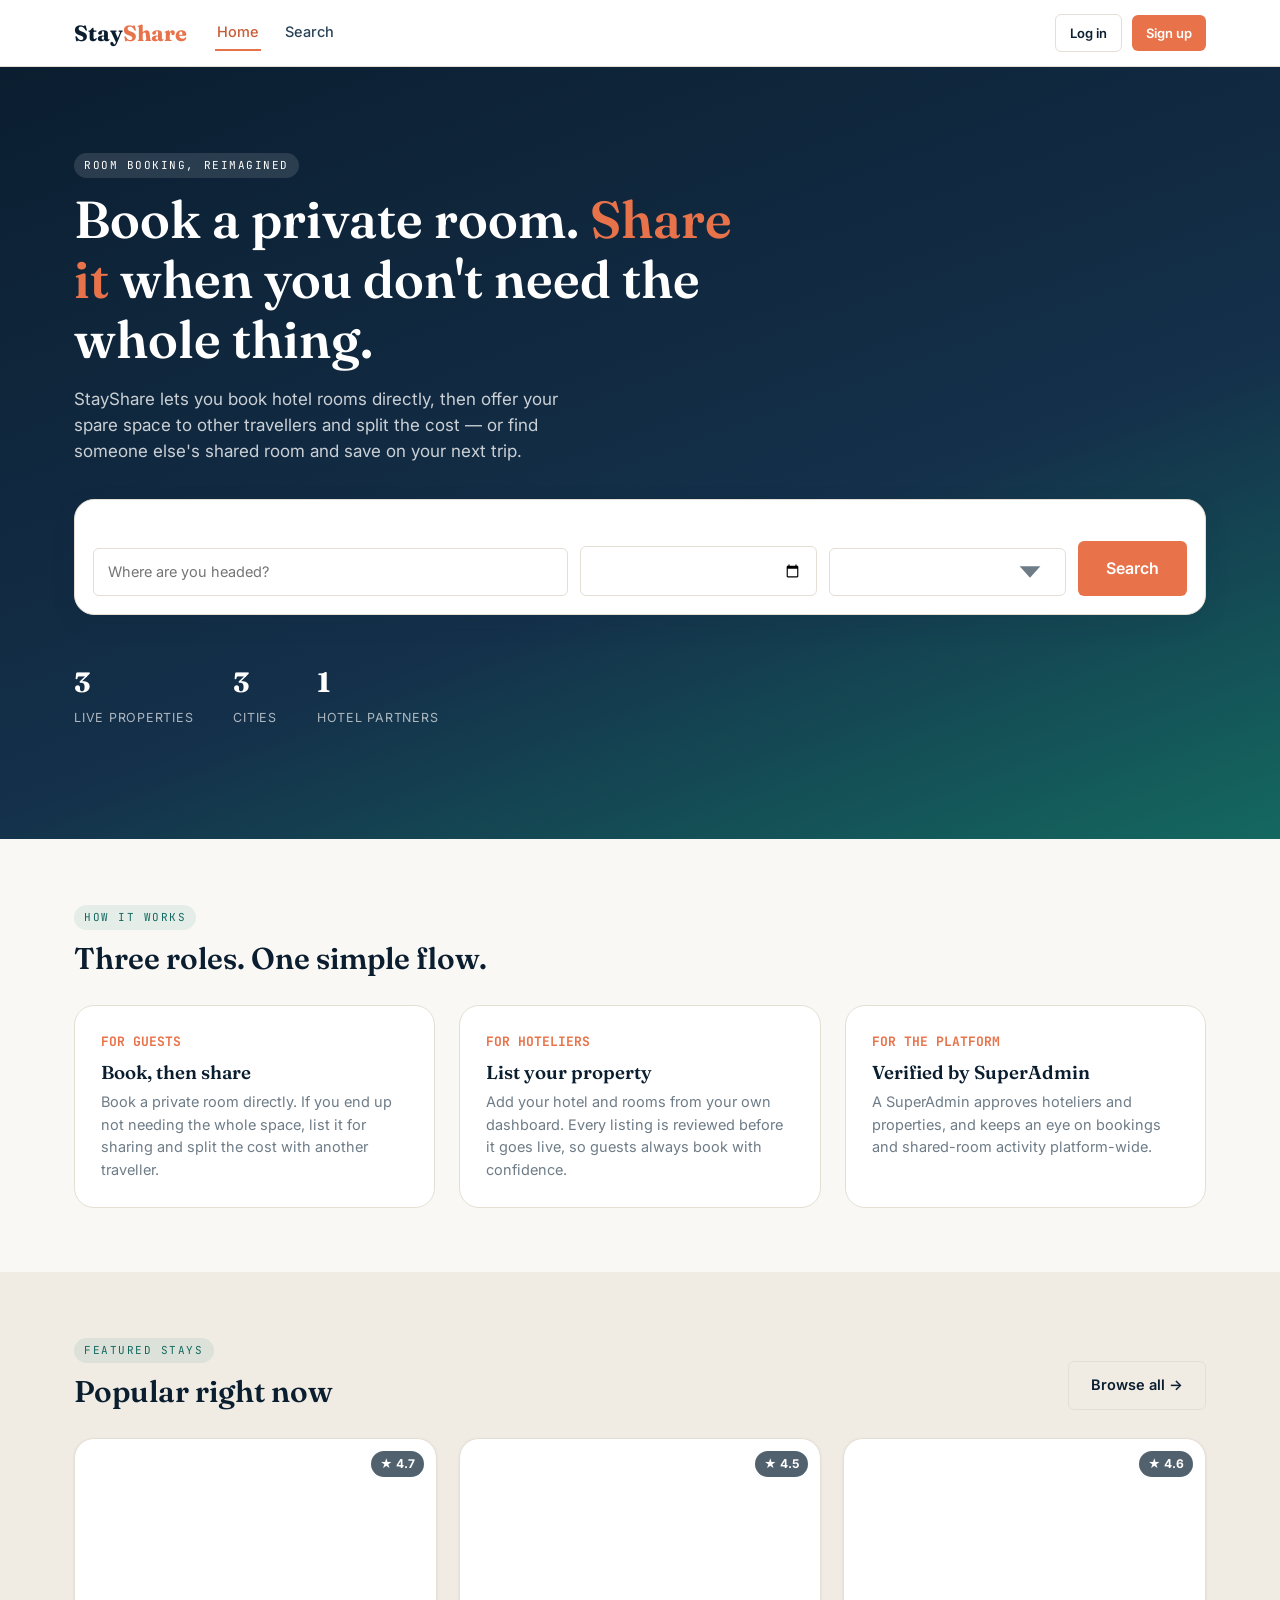
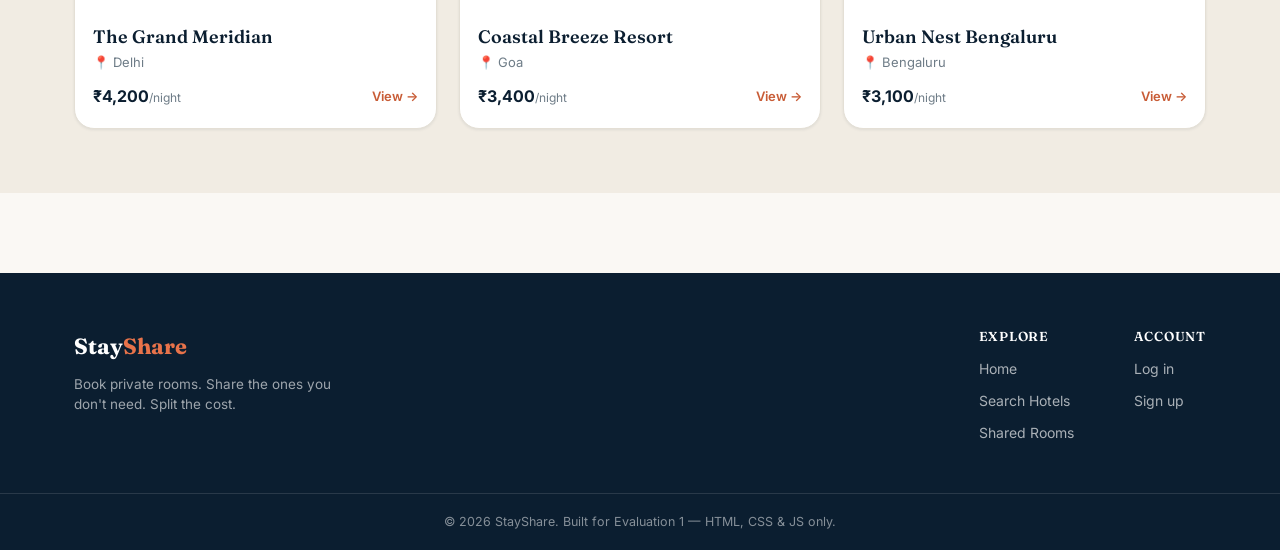
<file: index.html>
<!DOCTYPE html>
<html lang="en">
<head>
<meta charset="UTF-8">
<meta name="viewport" content="width=device-width, initial-scale=1.0">
<title>StayShare — Book private rooms. Share what you don't need.</title>
<link rel="preconnect" href="https://fonts.googleapis.com">
<link href="https://fonts.googleapis.com/css2?family=Fraunces:wght@500;600;700&family=Inter:wght@400;500;600;700&family=JetBrains+Mono:wght@600&display=swap" rel="stylesheet">
<link rel="stylesheet" href="css/style.css">
</head>
<body>

<div id="app-navbar"></div>

<section class="hero">
  <div class="hero-inner">
    <span class="eyebrow" style="background:rgba(255,255,255,0.12); color:#fff;">Room booking, reimagined</span>
    <h1>Book a private room. <em>Share it</em> when you don't need the whole thing.</h1>
    <p>StayShare lets you book hotel rooms directly, then offer your spare space to other travellers and split the cost — or find someone else's shared room and save on your next trip.</p>

    <div class="search-bar hero-search" id="hero-search-bar">
      <div class="form-group" style="margin-bottom:0;">
        <label style="color:rgba(255,255,255,0.85)">Destination</label>
        <input type="text" class="form-control" id="hero-city" placeholder="Where are you headed?">
      </div>
      <div class="form-group" style="margin-bottom:0;">
        <label style="color:rgba(255,255,255,0.85)">Check-in</label>
        <input type="date" class="form-control" id="hero-checkin">
      </div>
      <div class="form-group" style="margin-bottom:0;">
        <label style="color:rgba(255,255,255,0.85)">Guests</label>
        <select class="form-control" id="hero-guests">
          <option value="1">1 guest</option>
          <option value="2" selected>2 guests</option>
          <option value="3">3 guests</option>
          <option value="4">4+ guests</option>
        </select>
      </div>
      <button class="btn btn-primary btn-lg" id="hero-search-btn">Search</button>
    </div>

    <div class="hero-stats">
      <div><strong id="stat-properties">—</strong><span>Live properties</span></div>
      <div><strong id="stat-cities">—</strong><span>Cities</span></div>
      <div><strong id="stat-hoteliers">—</strong><span>Hotel partners</span></div>
    </div>
  </div>
</section>

<section class="section">
  <div class="container">
    <div class="section-head">
      <div>
        <span class="eyebrow">How it works</span>
        <h2>Three roles. One simple flow.</h2>
      </div>
    </div>
    <div class="how-it-works">
      <div class="how-step">
        <div class="how-num">FOR GUESTS</div>
        <h3>Book, then share</h3>
        <p class="text-muted" style="margin-top:8px; font-size:14.5px;">Book a private room directly. If you end up not needing the whole space, list it for sharing and split the cost with another traveller.</p>
      </div>
      <div class="how-step">
        <div class="how-num">FOR HOTELIERS</div>
        <h3>List your property</h3>
        <p class="text-muted" style="margin-top:8px; font-size:14.5px;">Add your hotel and rooms from your own dashboard. Every listing is reviewed before it goes live, so guests always book with confidence.</p>
      </div>
      <div class="how-step">
        <div class="how-num">FOR THE PLATFORM</div>
        <h3>Verified by SuperAdmin</h3>
        <p class="text-muted" style="margin-top:8px; font-size:14.5px;">A SuperAdmin approves hoteliers and properties, and keeps an eye on bookings and shared-room activity platform-wide.</p>
      </div>
    </div>
  </div>
</section>

<section class="section" style="background:var(--sand-deep); padding-top:64px;">
  <div class="container">
    <div class="section-head">
      <div>
        <span class="eyebrow">Featured stays</span>
        <h2>Popular right now</h2>
      </div>
      <a href="pages/search.html" class="btn btn-outline">Browse all →</a>
    </div>
    <div class="property-grid" id="featured-properties">
      <!-- populated by JS -->
    </div>
  </div>
</section>

<div id="app-footer"></div>

<script src="js/store.js"></script>
<script src="js/auth.js"></script>
<script src="js/components.js"></script>
<script>
  Components.renderNavbar("home");
  Components.renderFooter();

  const properties = Store.getProperties().filter(p => p.status === "approved");
  document.getElementById("stat-properties").textContent = properties.length;
  document.getElementById("stat-cities").textContent = new Set(properties.map(p => p.city)).size;
  document.getElementById("stat-hoteliers").textContent = new Set(Store.getUsers().filter(u => u.role === "hotelier" && u.status === "active").map(u => u.id)).size;

  const featuredEl = document.getElementById("featured-properties");
  if (properties.length === 0) {
    featuredEl.innerHTML = Components.emptyState("No properties live yet", "Check back soon — hoteliers are adding new stays.");
  } else {
    featuredEl.innerHTML = properties.slice(0, 4).map(p => Components.propertyCard(p)).join("");
  }

  document.getElementById("hero-search-btn").addEventListener("click", () => {
    const city = document.getElementById("hero-city").value.trim();
    const params = new URLSearchParams();
    if (city) params.set("city", city);
    location.href = "pages/search.html" + (params.toString() ? "?" + params.toString() : "");
  });
  document.getElementById("hero-city").addEventListener("keydown", e => {
    if (e.key === "Enter") document.getElementById("hero-search-btn").click();
  });
</script>
</body>
</html>
</file>
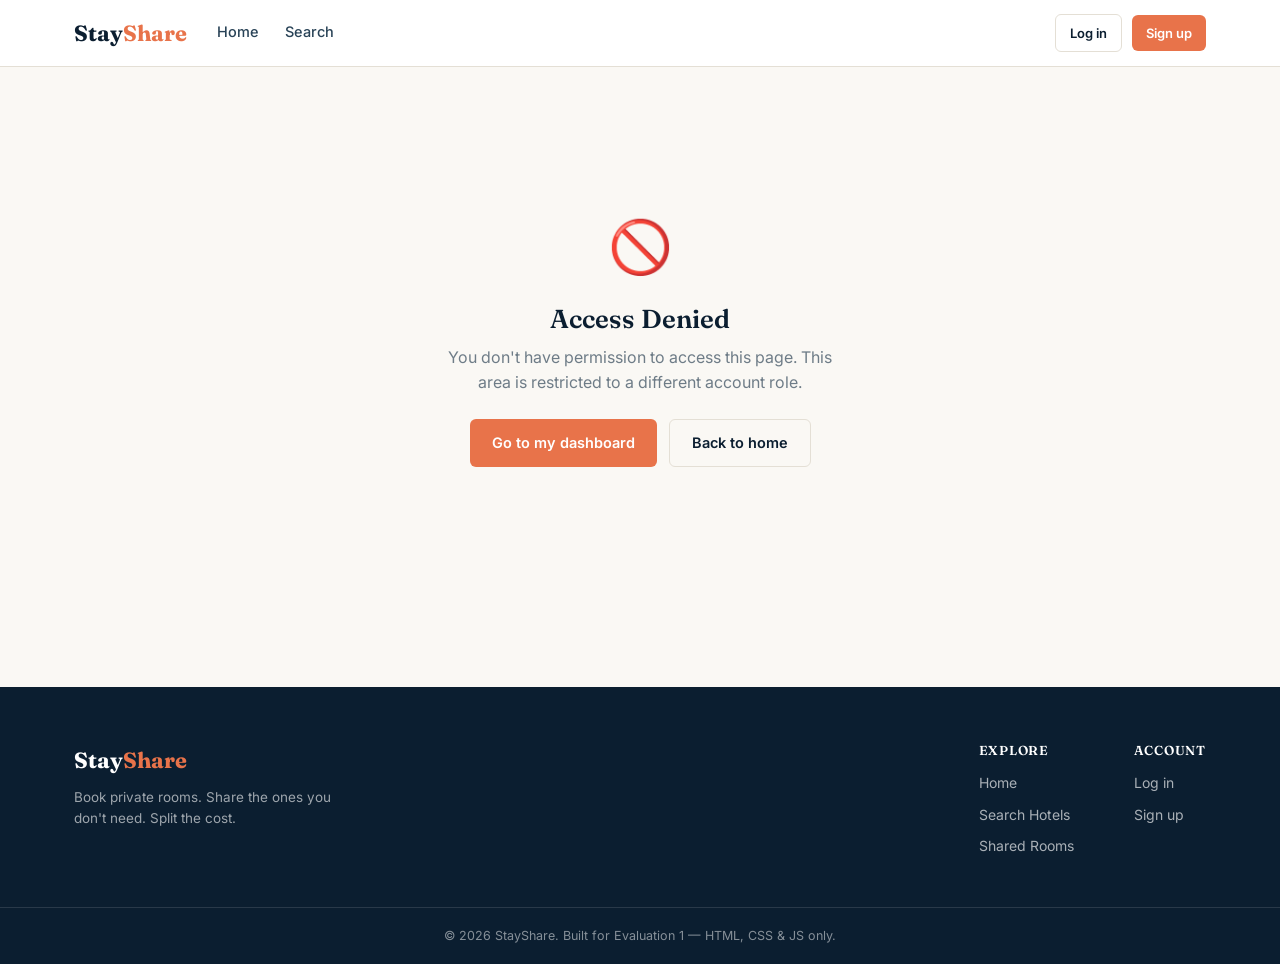
<file: pages/access-denied.html>
<!DOCTYPE html>
<html lang="en">
<head>
<meta charset="UTF-8">
<meta name="viewport" content="width=device-width, initial-scale=1.0">
<title>Access denied — StayShare</title>
<link rel="preconnect" href="https://fonts.googleapis.com">
<link href="https://fonts.googleapis.com/css2?family=Fraunces:wght@500;600;700&family=Inter:wght@400;500;600;700&family=JetBrains+Mono:wght@600&display=swap" rel="stylesheet">
<link rel="stylesheet" href="../css/style.css">
</head>
<body>

<div id="app-navbar"></div>

<div class="center-page">
  <div class="big-emoji">🚫</div>
  <h1>Access Denied</h1>
  <p>You don't have permission to access this page. This area is restricted to a different account role.</p>
  <div style="display:flex; gap:12px;">
    <button class="btn btn-primary" id="go-dashboard">Go to my dashboard</button>
    <a href="../index.html" class="btn btn-outline">Back to home</a>
  </div>
</div>

<div id="app-footer"></div>

<script src="../js/store.js"></script>
<script src="../js/auth.js"></script>
<script src="../js/components.js"></script>
<script>
  Components.renderNavbar("");
  Components.renderFooter();

  document.getElementById("go-dashboard").addEventListener("click", () => {
    const user = Auth.currentUser();
    if (user) Auth.redirectToDashboard(user.role);
    else location.href = "login.html";
  });
</script>
</body>
</html>
</file>
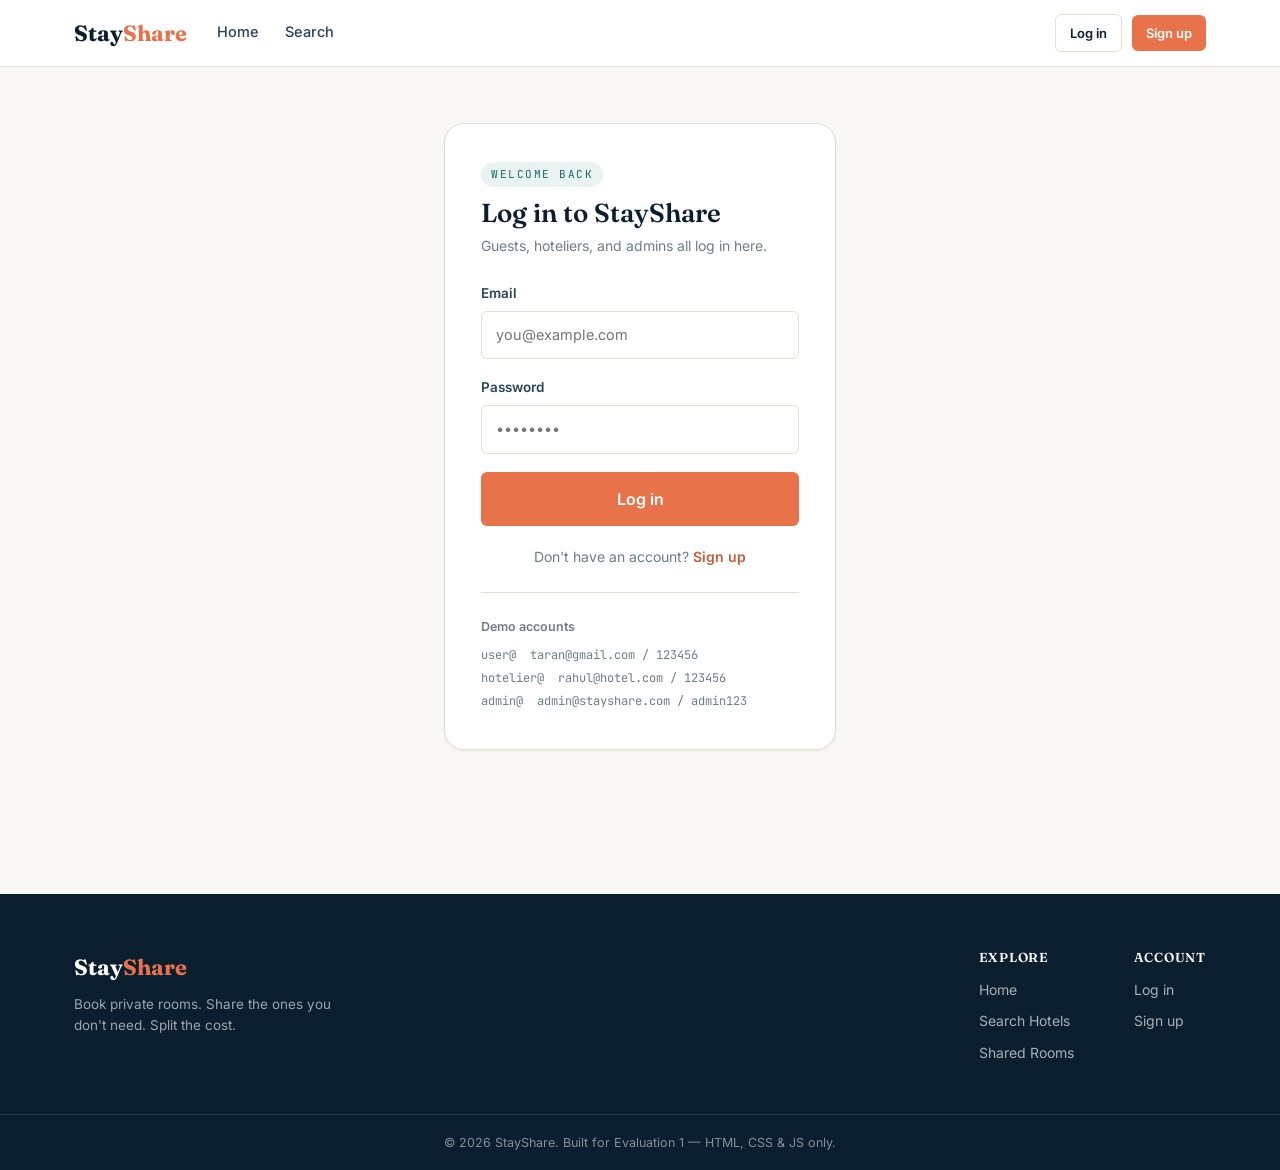
<file: pages/admin-dashboard.html>
<!DOCTYPE html>
<html lang="en">
<head>
<meta charset="UTF-8">
<meta name="viewport" content="width=device-width, initial-scale=1.0">
<title>SuperAdmin Dashboard — StayShare</title>
<link rel="preconnect" href="https://fonts.googleapis.com">
<link href="https://fonts.googleapis.com/css2?family=Fraunces:wght@500;600;700&family=Inter:wght@400;500;600;700&family=JetBrains+Mono:wght@600&display=swap" rel="stylesheet">
<link rel="stylesheet" href="../css/style.css">
</head>
<body>

<div id="app-navbar"></div>

<section class="section">
  <div class="container">
    <div class="dashboard-shell">
      <aside class="dash-sidebar">
        <div class="dash-sidebar-header">
          <div class="dash-name" id="side-name">—</div>
          <div class="dash-email" id="side-email">—</div>
        </div>
        <nav class="dash-nav">
          <a href="#" data-panel="overview" class="active">📊 Overview</a>
          <a href="#" data-panel="users">👤 Users</a>
          <a href="#" data-panel="hoteliers">🏨 Hoteliers</a>
          <a href="#" data-panel="properties">🏢 Properties</a>
          <a href="#" data-panel="bookings">📖 Bookings</a>
          <a href="#" data-panel="settings">⚙ Settings</a>
          <button class="dash-logout" id="logout-btn">↪ Log out</button>
        </nav>
      </aside>

      <main class="dash-main">
        <h1>SuperAdmin Control Panel</h1>
        <p class="text-muted" style="margin-bottom:24px;">Approve hoteliers and properties, and oversee the platform.</p>

        <div class="dash-panel active" id="panel-overview">
          <div class="stat-grid">
            <div class="stat-card"><div class="stat-label">Users</div><div class="stat-value" id="stat-users">0</div></div>
            <div class="stat-card"><div class="stat-label">Hotel Partners</div><div class="stat-value" id="stat-hoteliers">0</div></div>
            <div class="stat-card"><div class="stat-label">Properties</div><div class="stat-value" id="stat-properties">0</div></div>
            <div class="stat-card"><div class="stat-label">Pending Approval</div><div class="stat-value" id="stat-pending">0</div></div>
            <div class="stat-card"><div class="stat-label">Bookings</div><div class="stat-value" id="stat-bookings">0</div></div>
            <div class="stat-card"><div class="stat-label">Shared-Room Requests</div><div class="stat-value" id="stat-sharing">0</div></div>
          </div>
        </div>

        <div class="dash-panel" id="panel-users">
          <p class="text-muted" style="margin-bottom:14px;">Guest accounts on the platform.</p>
          <div class="table-wrap"><table class="data-table" id="users-table">
            <thead><tr><th>Name</th><th>Email</th><th>Status</th><th>Joined</th><th>Actions</th></tr></thead>
            <tbody></tbody>
          </table></div>
        </div>

        <div class="dash-panel" id="panel-hoteliers">
          <p class="text-muted" style="margin-bottom:14px;">Approve or reject hotelier applications. Suspend active partners if needed.</p>
          <div class="table-wrap"><table class="data-table" id="hoteliers-table">
            <thead><tr><th>Name</th><th>Company</th><th>Email</th><th>Status</th><th>Actions</th></tr></thead>
            <tbody></tbody>
          </table></div>
        </div>

        <div class="dash-panel" id="panel-properties">
          <p class="text-muted" style="margin-bottom:14px;">Review new and edited listings before they go live.</p>
          <div class="dash-list" id="properties-list"></div>
        </div>

        <div class="dash-panel" id="panel-bookings">
          <div class="table-wrap"><table class="data-table" id="bookings-table">
            <thead><tr><th>Guest</th><th>Property</th><th>Dates</th><th>Total</th><th>Status</th></tr></thead>
            <tbody></tbody>
          </table></div>
        </div>

        <div class="dash-panel" id="panel-settings">
          <div class="card" style="max-width:480px;">
            <h3 style="font-size:16px; margin-bottom:8px;">Demo data</h3>
            <p class="text-muted" style="font-size:13.5px; margin-bottom:16px;">Reset all StayShare data in this browser back to the original seed data. This clears every account, property, booking and request you've created.</p>
            <button class="btn btn-danger" id="reset-btn">Reset demo data</button>
          </div>
        </div>
      </main>
    </div>
  </div>
</section>

<div id="app-footer"></div>

<script src="../js/store.js"></script>
<script src="../js/auth.js"></script>
<script src="../js/components.js"></script>
<script>
  Components.renderNavbar("");
  Components.renderFooter();
  const admin = Auth.requireRole("superAdmin");

  if (admin) {
    document.getElementById("side-name").textContent = admin.name;
    document.getElementById("side-email").textContent = admin.email;

    setupTabs();
    renderOverview();
    renderUsers();
    renderHoteliers();
    renderProperties();
    renderBookings();

    document.getElementById("logout-btn").addEventListener("click", () => {
      Auth.logout();
      location.href = "../index.html";
    });
    document.getElementById("reset-btn").addEventListener("click", () => {
      Components.confirmModal("Reset all demo data?", "This clears every account, property and booking in this browser and restores the original seed data.", () => {
        Store.resetAll();
        Components.toast("Demo data reset", "success");
        setTimeout(() => location.href = "../index.html", 600);
      }, "Reset everything");
    });
  }

  function setupTabs() {
    const links = document.querySelectorAll(".dash-nav a[data-panel]");
    links.forEach(link => {
      link.addEventListener("click", e => {
        e.preventDefault();
        links.forEach(l => l.classList.remove("active"));
        link.classList.add("active");
        document.querySelectorAll(".dash-panel").forEach(p => p.classList.remove("active"));
        document.getElementById("panel-" + link.dataset.panel).classList.add("active");
      });
    });
  }

  function renderOverview() {
    const users = Store.getUsers();
    const properties = Store.getProperties();
    const bookings = Store.getBookings();
    const requests = Store.getSharingRequests();

    document.getElementById("stat-users").textContent = users.filter(u => u.role === "user").length;
    document.getElementById("stat-hoteliers").textContent = users.filter(u => u.role === "hotelier" && u.status === "active").length;
    document.getElementById("stat-properties").textContent = properties.filter(p => p.status === "approved").length;
    document.getElementById("stat-pending").textContent =
      properties.filter(p => p.status === "pending").length + users.filter(u => u.role === "hotelier" && u.status === "pending").length;
    document.getElementById("stat-bookings").textContent = bookings.length;
    document.getElementById("stat-sharing").textContent = requests.length;
  }

  function renderUsers() {
    const users = Store.getUsers().filter(u => u.role === "user");
    const tbody = document.querySelector("#users-table tbody");
    if (users.length === 0) {
      tbody.innerHTML = `<tr><td colspan="5">${Components.emptyState("No guest accounts yet")}</td></tr>`;
      return;
    }
    tbody.innerHTML = users.map(u => `
      <tr>
        <td>${escapeHtml(u.name)}</td>
        <td>${escapeHtml(u.email)}</td>
        <td><span class="badge badge-${u.status}">${u.status}</span></td>
        <td>${formatDate(new Date(u.createdAt).toISOString())}</td>
        <td>
          ${u.status === "active"
            ? `<button class="btn btn-sm btn-ghost" data-suspend="${u.id}" style="color:var(--danger);">Suspend</button>`
            : `<button class="btn btn-sm btn-outline" data-activate="${u.id}">Reactivate</button>`}
        </td>
      </tr>`).join("");

    tbody.querySelectorAll("[data-suspend]").forEach(btn => btn.addEventListener("click", () => setUserStatus(btn.dataset.suspend, "suspended", renderUsers)));
    tbody.querySelectorAll("[data-activate]").forEach(btn => btn.addEventListener("click", () => setUserStatus(btn.dataset.activate, "active", renderUsers)));
  }

  function renderHoteliers() {
    const hoteliers = Store.getUsers().filter(u => u.role === "hotelier");
    const tbody = document.querySelector("#hoteliers-table tbody");
    if (hoteliers.length === 0) {
      tbody.innerHTML = `<tr><td colspan="5">${Components.emptyState("No hotelier applications yet")}</td></tr>`;
      return;
    }
    tbody.innerHTML = hoteliers.map(h => `
      <tr>
        <td>${escapeHtml(h.name)}</td>
        <td>${escapeHtml(h.company || "—")}</td>
        <td>${escapeHtml(h.email)}</td>
        <td><span class="badge badge-${h.status}">${h.status}</span></td>
        <td>
          ${h.status === "pending" ? `
            <button class="btn btn-sm btn-success" data-approve="${h.id}">Approve</button>
            <button class="btn btn-sm btn-danger" data-reject="${h.id}">Reject</button>
          ` : h.status === "active" ? `
            <button class="btn btn-sm btn-ghost" data-suspend="${h.id}" style="color:var(--danger);">Suspend</button>
          ` : `
            <button class="btn btn-sm btn-outline" data-activate="${h.id}">Reactivate</button>
          `}
        </td>
      </tr>`).join("");

    tbody.querySelectorAll("[data-approve]").forEach(btn => btn.addEventListener("click", () => setUserStatus(btn.dataset.approve, "active", () => { renderHoteliers(); renderOverview(); })));
    tbody.querySelectorAll("[data-reject]").forEach(btn => btn.addEventListener("click", () => setUserStatus(btn.dataset.reject, "rejected", () => { renderHoteliers(); renderOverview(); })));
    tbody.querySelectorAll("[data-suspend]").forEach(btn => btn.addEventListener("click", () => setUserStatus(btn.dataset.suspend, "suspended", () => { renderHoteliers(); renderOverview(); })));
    tbody.querySelectorAll("[data-activate]").forEach(btn => btn.addEventListener("click", () => setUserStatus(btn.dataset.activate, "active", () => { renderHoteliers(); renderOverview(); })));
  }

  function setUserStatus(userId, status, cb) {
    const users = Store.getUsers();
    const u = users.find(x => x.id === userId);
    u.status = status;
    Store.setUsers(users);
    Components.toast(`${u.name}'s account is now ${status}`, status === "active" ? "success" : "info");
    if (cb) cb();
  }

  function renderProperties() {
    const properties = Store.getProperties().sort((a,b) => (a.status === "pending" ? -1 : 1) - (b.status === "pending" ? -1 : 1));
    const users = Store.getUsers();
    const list = document.getElementById("properties-list");
    if (properties.length === 0) {
      list.innerHTML = Components.emptyState("No properties submitted yet");
      return;
    }
    list.innerHTML = properties.map(p => {
      const owner = users.find(u => u.id === p.ownerId);
      return `
        <div class="card-flat" style="display:flex; justify-content:space-between; align-items:center; gap:16px; flex-wrap:wrap;">
          <div style="display:flex; gap:14px; align-items:center;">
            <div class="booking-card-img" style="background-image:url('${placeholderImage(p.name, p.city)}')"></div>
            <div>
              <h4 style="font-size:15.5px;">${escapeHtml(p.name)}</h4>
              <p class="text-muted" style="font-size:13px;">📍 ${escapeHtml(p.city)} · Owner: ${escapeHtml(owner ? owner.name : "Unknown")} · ${p.rooms.length} room type(s)</p>
            </div>
          </div>
          <div style="display:flex; align-items:center; gap:10px;">
            <span class="badge badge-${p.status}">${p.status}</span>
            ${p.status === "pending" ? `
              <button class="btn btn-sm btn-success" data-approve="${p.id}">Approve</button>
              <button class="btn btn-sm btn-danger" data-reject="${p.id}">Reject</button>
            ` : `<button class="btn btn-sm btn-ghost" data-remove="${p.id}" style="color:var(--danger);">Remove</button>`}
          </div>
        </div>`;
    }).join("");

    list.querySelectorAll("[data-approve]").forEach(btn => btn.addEventListener("click", () => setPropertyStatus(btn.dataset.approve, "approved")));
    list.querySelectorAll("[data-reject]").forEach(btn => btn.addEventListener("click", () => setPropertyStatus(btn.dataset.reject, "rejected")));
    list.querySelectorAll("[data-remove]").forEach(btn => {
      btn.addEventListener("click", () => {
        Components.confirmModal("Remove this property?", "It will be taken off the platform immediately.", () => {
          let properties2 = Store.getProperties().filter(x => x.id !== btn.dataset.remove);
          Store.setProperties(properties2);
          Components.toast("Property removed", "info");
          renderProperties();
          renderOverview();
        }, "Remove");
      });
    });
  }

  function setPropertyStatus(id, status) {
    const properties = Store.getProperties();
    const p = properties.find(x => x.id === id);
    p.status = status;
    Store.setProperties(properties);
    Components.toast(`"${p.name}" ${status}`, status === "approved" ? "success" : "info");
    renderProperties();
    renderOverview();
  }

  function renderBookings() {
    const bookings = Store.getBookings().sort((a,b) => b.createdAt - a.createdAt);
    const users = Store.getUsers();
    const properties = Store.getProperties();
    const tbody = document.querySelector("#bookings-table tbody");
    if (bookings.length === 0) {
      tbody.innerHTML = `<tr><td colspan="5">${Components.emptyState("No bookings yet")}</td></tr>`;
      return;
    }
    tbody.innerHTML = bookings.map(b => {
      const guest = users.find(u => u.id === b.userId);
      const property = properties.find(p => p.id === b.propertyId);
      return `
        <tr>
          <td>${escapeHtml(guest ? guest.name : "Unknown")}</td>
          <td>${escapeHtml(property ? property.name : "Removed")}</td>
          <td>${formatDate(b.checkIn)} → ${formatDate(b.checkOut)}</td>
          <td>₹${b.totalPrice.toLocaleString("en-IN")}</td>
          <td><span class="badge badge-${b.status}">${b.status}</span></td>
        </tr>`;
    }).join("");
  }
</script>
</body>
</html>
</file>
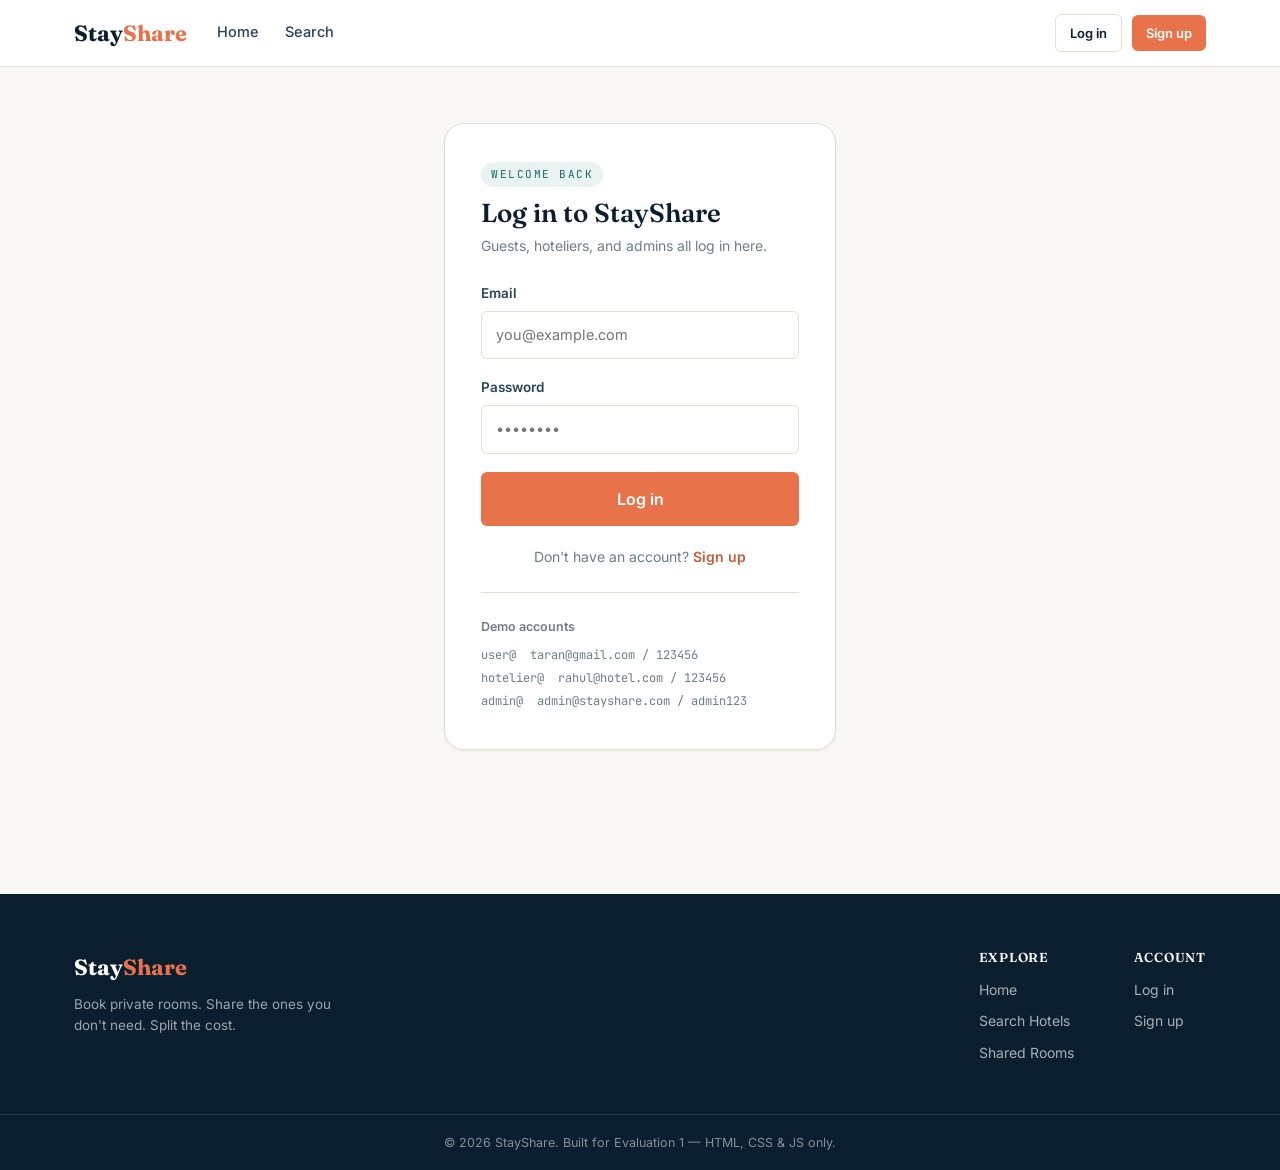
<file: pages/booking.html>
<!DOCTYPE html>
<html lang="en">
<head>
<meta charset="UTF-8">
<meta name="viewport" content="width=device-width, initial-scale=1.0">
<title>Booking confirmed — StayShare</title>
<link rel="preconnect" href="https://fonts.googleapis.com">
<link href="https://fonts.googleapis.com/css2?family=Fraunces:wght@500;600;700&family=Inter:wght@400;500;600;700&family=JetBrains+Mono:wght@600&display=swap" rel="stylesheet">
<link rel="stylesheet" href="../css/style.css">
</head>
<body>

<div id="app-navbar"></div>

<section class="section">
  <div class="container" style="max-width:640px;" id="content">
    <!-- injected -->
  </div>
</section>

<div id="app-footer"></div>

<script src="../js/store.js"></script>
<script src="../js/auth.js"></script>
<script src="../js/components.js"></script>
<script>
  Components.renderNavbar("");
  Components.renderFooter();
  const user = Auth.requireRole("user");

  const content = document.getElementById("content");
  const bookingId = qs("id");
  render();

  function render() {
    const booking = Store.getBookings().find(b => b.id === bookingId && b.userId === user.id);
    if (!booking) {
      content.innerHTML = Components.emptyState("Booking not found") +
        `<div style="text-align:center;"><a href="user-dashboard.html" class="btn btn-outline">Go to dashboard</a></div>`;
      return;
    }
    const property = Store.getProperties().find(p => p.id === booking.propertyId);
    const room = property.rooms.find(r => r.id === booking.roomId);
    const nights = Math.max(1, Math.round((new Date(booking.checkOut) - new Date(booking.checkIn)) / 86400000));

    content.innerHTML = `
      <div style="text-align:center; margin-bottom:28px;">
        <div style="font-size:44px;">✅</div>
        <h1 style="font-size:26px; margin-top:10px;">Booking confirmed</h1>
        <p class="text-muted">A confirmation has been added to your dashboard.</p>
      </div>

      <div class="card">
        <div style="display:flex; gap:16px; align-items:center; margin-bottom:18px;">
          <div class="booking-card-img" style="background-image:url('${placeholderImage(property.name, property.city)}')"></div>
          <div>
            <h3 style="font-size:18px;">${escapeHtml(property.name)}</h3>
            <p class="text-muted" style="font-size:13.5px;">📍 ${escapeHtml(property.city)} · ${escapeHtml(room.type)}</p>
          </div>
        </div>
        <hr class="divider">
        <div class="price-breakdown-row"><span>Check-in</span><span>${formatDate(booking.checkIn)}</span></div>
        <div class="price-breakdown-row"><span>Check-out</span><span>${formatDate(booking.checkOut)}</span></div>
        <div class="price-breakdown-row"><span>Guests</span><span>${booking.guests}</span></div>
        <div class="price-breakdown-row"><span>Nights</span><span>${nights}</span></div>
        <div class="price-breakdown-row total"><span>Total paid</span><span>₹${booking.totalPrice.toLocaleString("en-IN")}</span></div>
        <hr class="divider">
        <span class="badge badge-${booking.status}">${booking.status}</span>
      </div>

      <div class="card" style="margin-top:20px;">
        <h3 style="font-size:16px; margin-bottom:6px;">Not using the whole room?</h3>
        <p class="text-muted" style="font-size:13.5px; margin-bottom:14px;">List this booking for sharing and split the cost with another traveller.</p>
        ${booking.sharing
          ? `<span class="badge badge-active">Listed for sharing</span>`
          : `<button class="btn btn-secondary" id="share-btn">Put this room up for sharing</button>`
        }
      </div>

      <div style="text-align:center; margin-top:24px;">
        <a href="user-dashboard.html" class="btn btn-outline">Go to my dashboard</a>
      </div>
    `;

    const shareBtn = document.getElementById("share-btn");
    if (shareBtn) {
      shareBtn.addEventListener("click", () => {
        const bookings = Store.getBookings();
        const b = bookings.find(x => x.id === booking.id);
        b.sharing = true;
        Store.setBookings(bookings);
        Components.toast("Room listed for sharing!", "success");
        render();
      });
    }
  }
</script>
</body>
</html>
</file>
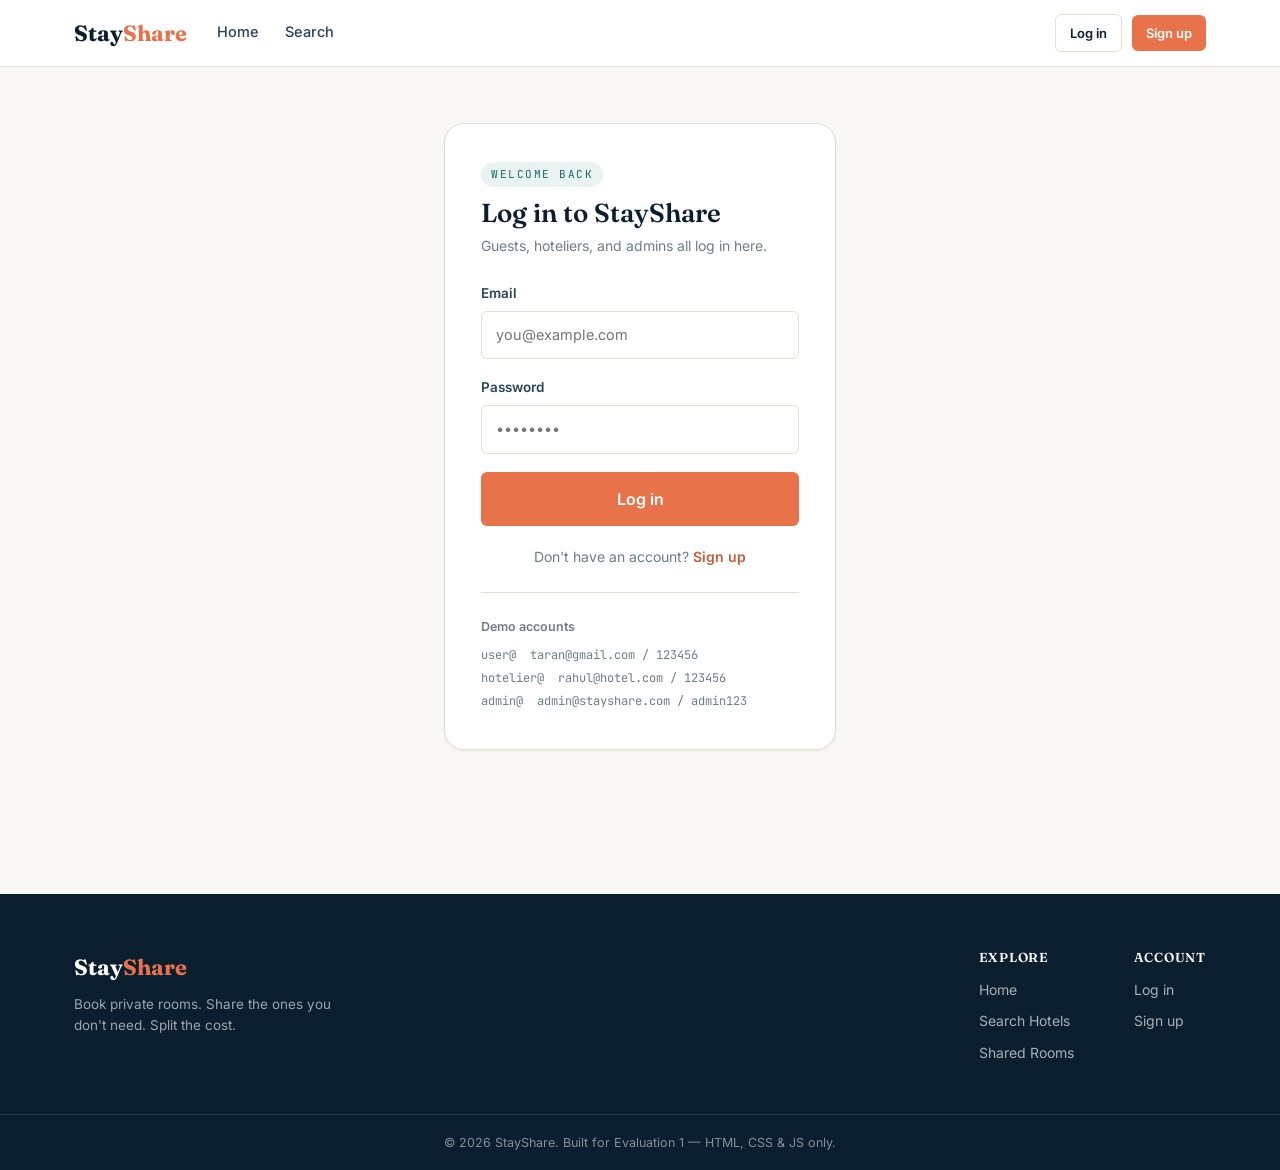
<file: pages/hotelier-dashboard.html>
<!DOCTYPE html>
<html lang="en">
<head>
<meta charset="UTF-8">
<meta name="viewport" content="width=device-width, initial-scale=1.0">
<title>Hotelier Dashboard — StayShare</title>
<link rel="preconnect" href="https://fonts.googleapis.com">
<link href="https://fonts.googleapis.com/css2?family=Fraunces:wght@500;600;700&family=Inter:wght@400;500;600;700&family=JetBrains+Mono:wght@600&display=swap" rel="stylesheet">
<link rel="stylesheet" href="../css/style.css">
</head>
<body>

<div id="app-navbar"></div>

<section class="section">
  <div class="container">
    <div class="dashboard-shell">
      <aside class="dash-sidebar">
        <div class="dash-sidebar-header">
          <div class="dash-name" id="side-name">—</div>
          <div class="dash-email" id="side-email">—</div>
        </div>
        <nav class="dash-nav">
          <a href="#" data-panel="overview" class="active">📊 Overview</a>
          <a href="#" data-panel="properties">🏨 My Properties</a>
          <a href="#" data-panel="add-property">➕ Add Property</a>
          <a href="#" data-panel="bookings">📖 Bookings</a>
          <a href="#" data-panel="profile">⚙ Profile</a>
          <button class="dash-logout" id="logout-btn">↪ Log out</button>
        </nav>
      </aside>

      <main class="dash-main">
        <h1>Hotelier Dashboard</h1>
        <p class="text-muted" style="margin-bottom:24px;" id="header-sub">Manage your properties and bookings.</p>

        <div class="dash-panel active" id="panel-overview">
          <div class="stat-grid" style="margin-bottom:10px;">
            <div class="stat-card"><div class="stat-label">Total Properties</div><div class="stat-value" id="stat-properties">0</div></div>
            <div class="stat-card"><div class="stat-label">Total Rooms</div><div class="stat-value" id="stat-rooms">0</div></div>
            <div class="stat-card"><div class="stat-label">Active Bookings</div><div class="stat-value" id="stat-bookings">0</div></div>
            <div class="stat-card"><div class="stat-label">Revenue</div><div class="stat-value" id="stat-revenue">₹0</div></div>
            <div class="stat-card"><div class="stat-label">Pending Approval</div><div class="stat-value" id="stat-pending">0</div></div>
          </div>
        </div>

        <div class="dash-panel" id="panel-properties">
          <div id="properties-list" class="dash-list"></div>
        </div>

        <div class="dash-panel" id="panel-add-property">
          <div class="alert alert-info" id="pending-notice" style="display:none;">
            New and edited properties go to <strong>Pending Approval</strong> and won't appear publicly until a SuperAdmin approves them.
          </div>
          <div class="form-card">
            <h3 id="form-title" style="font-size:18px; margin-bottom:18px;">Add a new property</h3>
            <div class="form-group">
              <label>Property name</label>
              <input class="form-control" id="p-name" placeholder="e.g. The Grand Hotel">
            </div>
            <div class="form-row">
              <div class="form-group">
                <label>City</label>
                <input class="form-control" id="p-city" placeholder="e.g. Delhi">
              </div>
              <div class="form-group">
                <label>Address</label>
                <input class="form-control" id="p-address" placeholder="Street, area">
              </div>
            </div>
            <div class="form-group">
              <label>Description</label>
              <textarea class="form-control" id="p-description" placeholder="Describe the property..."></textarea>
            </div>
            <div class="form-group">
              <label>Amenities</label>
              <div class="checkbox-group">
                ${["WiFi","Parking","AC","Pool","Breakfast","Gym","Bar","Beach Access","Coworking Space","Pet Friendly"].map(a =>
                  `<label class="checkbox-item"><input type="checkbox" value="${a}" class="amenity-check"> ${a}</label>`).join("")}
              </div>
            </div>

            <div class="form-group">
              <label>Rooms</label>
              <div id="rooms-editor"></div>
              <button class="btn btn-sm btn-outline" id="add-room-row" type="button">+ Add Room Type</button>
            </div>

            <div class="form-error" id="property-error"></div>
            <div style="display:flex; gap:10px; margin-top:8px;">
              <button class="btn btn-primary btn-lg" id="submit-property-btn">Submit Property</button>
              <button class="btn btn-ghost" id="cancel-edit-btn" style="display:none;" type="button">Cancel edit</button>
            </div>
          </div>
        </div>

        <div class="dash-panel" id="panel-bookings">
          <div class="dash-list" id="bookings-list"></div>
        </div>

        <div class="dash-panel" id="panel-profile">
          <div class="form-card" style="max-width:480px;">
            <div class="form-group">
              <label>Full name</label>
              <input class="form-control" id="profile-name">
            </div>
            <div class="form-group">
              <label>Company</label>
              <input class="form-control" id="profile-company">
            </div>
            <div class="form-group">
              <label>Email</label>
              <input class="form-control" id="profile-email" disabled>
            </div>
            <div class="form-group">
              <label>New password (optional)</label>
              <input class="form-control" type="password" id="profile-password" placeholder="Leave blank to keep current password">
            </div>
            <button class="btn btn-primary" id="save-profile-btn">Save changes</button>
          </div>
        </div>
      </main>
    </div>
  </div>
</section>

<div id="app-footer"></div>

<script src="../js/store.js"></script>
<script src="../js/auth.js"></script>
<script src="../js/components.js"></script>
<script>
  Components.renderNavbar("");
  Components.renderFooter();
  const user = Auth.requireRole("hotelier");
  let roomRowCount = 0;
  let editingPropertyId = null;

  if (user) {
    document.getElementById("side-name").textContent = user.name;
    document.getElementById("side-email").textContent = user.email;
    document.getElementById("header-sub").textContent = user.company ? user.company : "Manage your properties and bookings.";
    document.getElementById("profile-name").value = user.name;
    document.getElementById("profile-company").value = user.company || "";
    document.getElementById("profile-email").value = user.email;

    setupTabs();
    addRoomRow();
    renderOverview();
    renderProperties();
    renderBookings();

    document.getElementById("logout-btn").addEventListener("click", () => {
      Auth.logout();
      location.href = "../index.html";
    });
    document.getElementById("add-room-row").addEventListener("click", () => addRoomRow());
    document.getElementById("submit-property-btn").addEventListener("click", submitProperty);
    document.getElementById("cancel-edit-btn").addEventListener("click", resetForm);

    document.getElementById("save-profile-btn").addEventListener("click", () => {
      const users = Store.getUsers();
      const u = users.find(x => x.id === user.id);
      u.name = document.getElementById("profile-name").value.trim() || u.name;
      u.company = document.getElementById("profile-company").value.trim();
      const newPass = document.getElementById("profile-password").value;
      if (newPass) u.password = newPass;
      Store.setUsers(users);
      document.getElementById("profile-password").value = "";
      Components.toast("Profile updated", "success");
      document.getElementById("side-name").textContent = u.name;
    });
  }

  function setupTabs() {
    const links = document.querySelectorAll(".dash-nav a[data-panel]");
    links.forEach(link => {
      link.addEventListener("click", e => {
        e.preventDefault();
        links.forEach(l => l.classList.remove("active"));
        link.classList.add("active");
        document.querySelectorAll(".dash-panel").forEach(p => p.classList.remove("active"));
        document.getElementById("panel-" + link.dataset.panel).classList.add("active");
        if (link.dataset.panel === "add-property") document.getElementById("pending-notice").style.display = "flex";
      });
    });
  }

  function addRoomRow(room) {
    roomRowCount++;
    const id = "room-row-" + roomRowCount;
    const div = document.createElement("div");
    div.className = "form-row";
    div.id = id;
    div.style.marginBottom = "10px";
    div.innerHTML = `
      <input class="form-control room-type" placeholder="Room type e.g. Deluxe" value="${room ? escapeHtml(room.type) : ''}">
      <input class="form-control room-price" type="number" placeholder="Price/night" value="${room ? room.price : ''}">
      <input class="form-control room-capacity" type="number" placeholder="Capacity" value="${room ? room.capacity : ''}" style="max-width:110px;">
      <button type="button" class="btn btn-ghost btn-icon" onclick="document.getElementById('${id}').remove()" style="color:var(--danger);">✕</button>
    `;
    div.style.display = "grid";
    div.style.gridTemplateColumns = "2fr 1fr 1fr auto";
    div.style.gap = "8px";
    document.getElementById("rooms-editor").appendChild(div);
  }

  function resetForm() {
    editingPropertyId = null;
    document.getElementById("form-title").textContent = "Add a new property";
    document.getElementById("submit-property-btn").textContent = "Submit Property";
    document.getElementById("cancel-edit-btn").style.display = "none";
    document.getElementById("p-name").value = "";
    document.getElementById("p-city").value = "";
    document.getElementById("p-address").value = "";
    document.getElementById("p-description").value = "";
    document.querySelectorAll(".amenity-check").forEach(c => c.checked = false);
    document.getElementById("rooms-editor").innerHTML = "";
    roomRowCount = 0;
    addRoomRow();
  }

  function submitProperty() {
    const errorEl = document.getElementById("property-error");
    errorEl.classList.remove("show");

    const name = document.getElementById("p-name").value.trim();
    const city = document.getElementById("p-city").value.trim();
    const description = document.getElementById("p-description").value.trim();
    const address = document.getElementById("p-address").value.trim();
    const amenities = [...document.querySelectorAll(".amenity-check:checked")].map(c => c.value);

    const roomRows = [...document.getElementById("rooms-editor").children];
    const rooms = roomRows.map((row, i) => {
      const type = row.querySelector(".room-type").value.trim();
      const price = parseFloat(row.querySelector(".room-price").value);
      const capacity = parseInt(row.querySelector(".room-capacity").value, 10);
      if (!type || !price || !capacity) return null;
      return { id: Store.uid("room"), type, price, capacity, available: true };
    }).filter(Boolean);

    if (!name || !city || !description || rooms.length === 0) {
      errorEl.textContent = "Please fill in the property name, city, description, and at least one complete room type.";
      errorEl.classList.add("show");
      return;
    }

    const properties = Store.getProperties();

    if (editingPropertyId) {
      const p = properties.find(x => x.id === editingPropertyId);
      Object.assign(p, { name, city, address, description, amenities, rooms, status: "pending" });
      Store.setProperties(properties);
      Components.toast("Property updated — resubmitted for approval.", "success");
    } else {
      properties.push({
        id: Store.uid("property"),
        ownerId: user.id,
        name, city, address, description, amenities, rooms,
        rating: 4.0,
        status: "pending",
        createdAt: Date.now()
      });
      Store.setProperties(properties);
      Components.toast("Property submitted for approval!", "success");
    }

    resetForm();
    renderOverview();
    renderProperties();
    document.querySelector('.dash-nav a[data-panel="properties"]').click();
  }

  function renderOverview() {
    const properties = Store.getProperties().filter(p => p.ownerId === user.id);
    const bookings = Store.getBookings().filter(b => properties.some(p => p.id === b.propertyId));

    document.getElementById("stat-properties").textContent = properties.length;
    document.getElementById("stat-rooms").textContent = properties.reduce((s, p) => s + p.rooms.length, 0);
    document.getElementById("stat-bookings").textContent = bookings.filter(b => b.status === "upcoming" || b.status === "active").length;
    document.getElementById("stat-revenue").textContent = "₹" + bookings.reduce((s, b) => s + b.totalPrice, 0).toLocaleString("en-IN");
    document.getElementById("stat-pending").textContent = properties.filter(p => p.status === "pending").length;
  }

  function renderProperties() {
    const properties = Store.getProperties().filter(p => p.ownerId === user.id).sort((a,b) => b.createdAt - a.createdAt);
    const list = document.getElementById("properties-list");
    if (properties.length === 0) {
      list.innerHTML = Components.emptyState("You haven't added any properties yet", "Use “Add Property” to submit your first listing.");
      return;
    }
    list.innerHTML = properties.map(p => `
      <div class="card-flat" style="display:flex; justify-content:space-between; align-items:center; gap:16px; flex-wrap:wrap;">
        <div style="display:flex; gap:14px; align-items:center;">
          <div class="booking-card-img" style="background-image:url('${placeholderImage(p.name, p.city)}')"></div>
          <div>
            <h4 style="font-size:15.5px;">${escapeHtml(p.name)}</h4>
            <p class="text-muted" style="font-size:13px;">📍 ${escapeHtml(p.city)} · ${p.rooms.length} room type(s)</p>
          </div>
        </div>
        <div style="display:flex; align-items:center; gap:10px;">
          <span class="badge badge-${p.status}">${p.status}</span>
          <button class="btn btn-sm btn-outline" data-edit="${p.id}">Edit</button>
          <button class="btn btn-sm btn-ghost" data-delete="${p.id}" style="color:var(--danger);">Delete</button>
        </div>
      </div>
    `).join("");

    list.querySelectorAll("[data-edit]").forEach(btn => {
      btn.addEventListener("click", () => {
        const p = Store.getProperties().find(x => x.id === btn.dataset.edit);
        editingPropertyId = p.id;
        document.getElementById("form-title").textContent = "Edit property";
        document.getElementById("submit-property-btn").textContent = "Save changes";
        document.getElementById("cancel-edit-btn").style.display = "inline-flex";
        document.getElementById("p-name").value = p.name;
        document.getElementById("p-city").value = p.city;
        document.getElementById("p-address").value = p.address || "";
        document.getElementById("p-description").value = p.description;
        document.querySelectorAll(".amenity-check").forEach(c => c.checked = p.amenities.includes(c.value));
        document.getElementById("rooms-editor").innerHTML = "";
        roomRowCount = 0;
        p.rooms.forEach(r => addRoomRow(r));
        document.querySelector('.dash-nav a[data-panel="add-property"]').click();
      });
    });
    list.querySelectorAll("[data-delete]").forEach(btn => {
      btn.addEventListener("click", () => {
        Components.confirmModal("Delete this property?", "This will permanently remove the property and its rooms.", () => {
          let properties2 = Store.getProperties();
          properties2 = properties2.filter(x => x.id !== btn.dataset.delete);
          Store.setProperties(properties2);
          Components.toast("Property deleted", "info");
          renderProperties();
          renderOverview();
        }, "Delete");
      });
    });
  }

  function renderBookings() {
    const properties = Store.getProperties().filter(p => p.ownerId === user.id);
    const bookings = Store.getBookings().filter(b => properties.some(p => p.id === b.propertyId)).sort((a,b) => b.createdAt - a.createdAt);
    const users = Store.getUsers();
    const list = document.getElementById("bookings-list");

    if (bookings.length === 0) {
      list.innerHTML = Components.emptyState("No bookings yet", "Bookings on your properties will appear here.");
      return;
    }
    list.innerHTML = bookings.map(b => {
      const property = properties.find(p => p.id === b.propertyId);
      const room = property.rooms.find(r => r.id === b.roomId);
      const guest = users.find(u => u.id === b.userId);
      return `
        <div class="booking-card">
          <div class="booking-card-img" style="background-image:url('${placeholderImage(property.name, property.city)}')"></div>
          <div class="booking-card-body">
            <h4>${escapeHtml(property.name)} — ${escapeHtml(room ? room.type : "")}</h4>
            <p class="text-muted" style="font-size:13px;">Guest: ${escapeHtml(guest ? guest.name : "Unknown")}</p>
            <div class="booking-meta">
              <span>📅 ${formatDate(b.checkIn)} → ${formatDate(b.checkOut)}</span>
              <span>₹${b.totalPrice.toLocaleString("en-IN")}</span>
              ${b.sharing ? '<span>🤝 Listed for sharing</span>' : ''}
            </div>
          </div>
          <div class="booking-card-actions">
            <span class="badge badge-${b.status}">${b.status}</span>
          </div>
        </div>`;
    }).join("");
  }
</script>
</body>
</html>
</file>
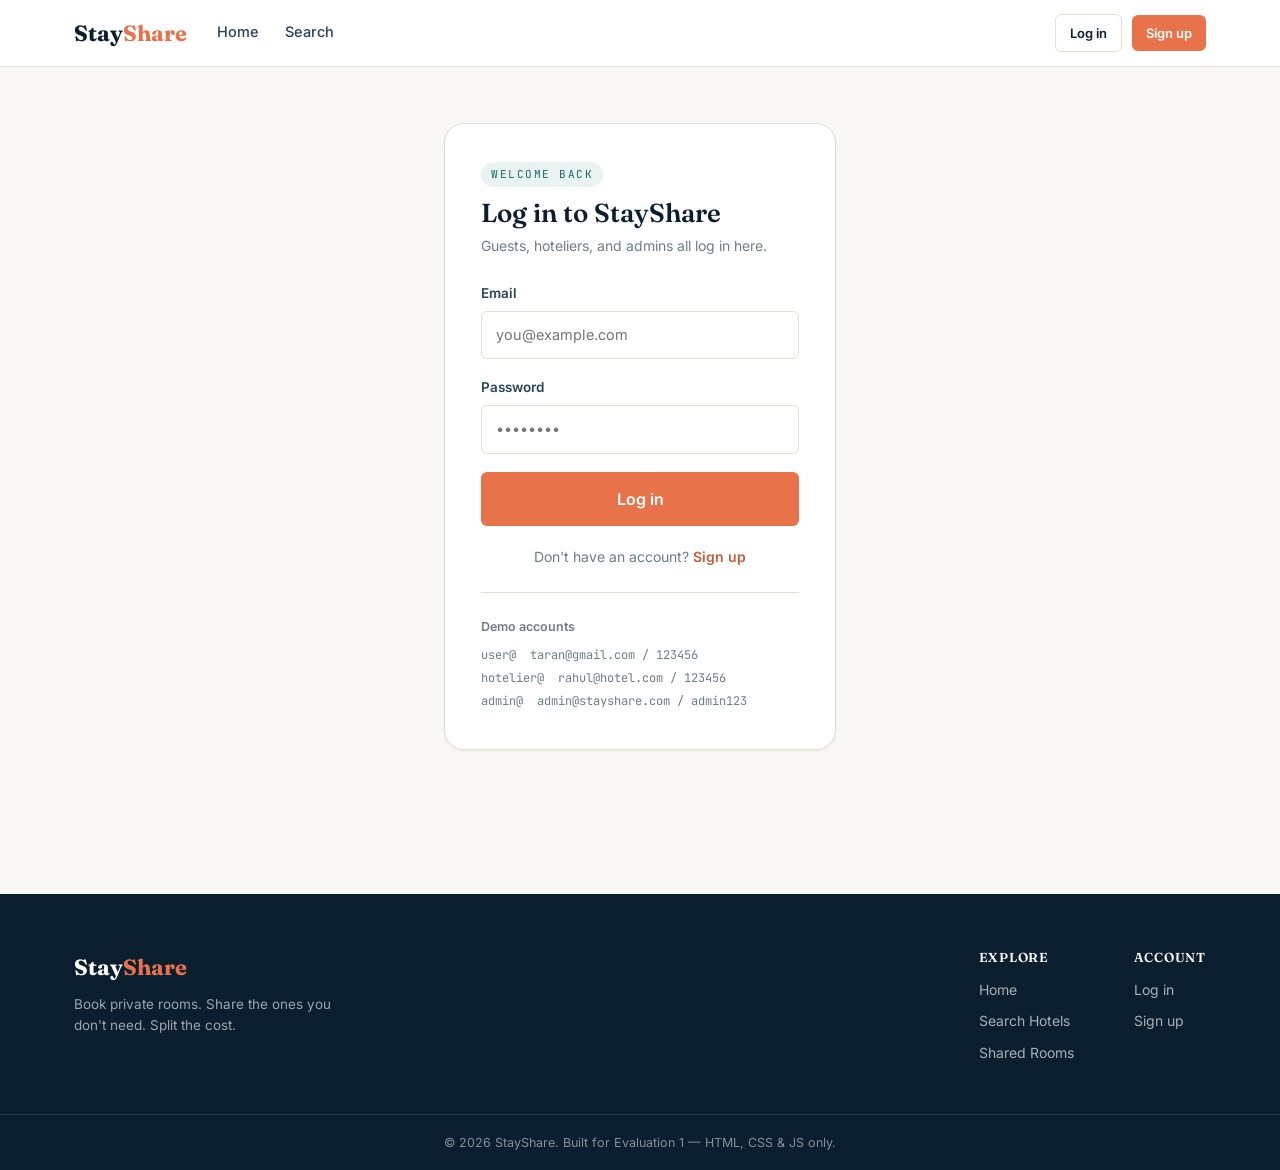
<file: pages/login.html>
<!DOCTYPE html>
<html lang="en">
<head>
<meta charset="UTF-8">
<meta name="viewport" content="width=device-width, initial-scale=1.0">
<title>Log in — StayShare</title>
<link rel="preconnect" href="https://fonts.googleapis.com">
<link href="https://fonts.googleapis.com/css2?family=Fraunces:wght@500;600;700&family=Inter:wght@400;500;600;700&family=JetBrains+Mono:wght@600&display=swap" rel="stylesheet">
<link rel="stylesheet" href="../css/style.css">
</head>
<body>

<div id="app-navbar"></div>

<section class="section" style="padding-top:56px;">
  <div class="container" style="max-width:440px;">
    <div class="form-card">
      <span class="eyebrow">Welcome back</span>
      <h1 style="font-size:26px; margin-bottom:6px;">Log in to StayShare</h1>
      <p class="text-muted" style="margin-bottom:26px; font-size:14px;">Guests, hoteliers, and admins all log in here.</p>

      <div class="alert alert-danger" id="login-error" style="display:none;"></div>

      <form id="login-form">
        <div class="form-group">
          <label for="email">Email</label>
          <input type="email" id="email" class="form-control" placeholder="you@example.com" required>
        </div>
        <div class="form-group">
          <label for="password">Password</label>
          <input type="password" id="password" class="form-control" placeholder="••••••••" required>
        </div>
        <button type="submit" class="btn btn-primary btn-block btn-lg">Log in</button>
      </form>

      <p style="margin-top:20px; font-size:14px; text-align:center; color:var(--muted);">
        Don't have an account? <a href="register.html" style="color:var(--coral-dark); font-weight:600;">Sign up</a>
      </p>

      <hr class="divider">
      <p style="font-size:12.5px; color:var(--muted); margin-bottom:8px; font-weight:600;">Demo accounts</p>
      <div style="font-family:var(--font-mono); font-size:12px; color:var(--muted); line-height:1.9;">
        user@ &nbsp;taran@gmail.com / 123456<br>
        hotelier@ &nbsp;rahul@hotel.com / 123456<br>
        admin@ &nbsp;admin@stayshare.com / admin123
      </div>
    </div>
  </div>
</section>

<div id="app-footer"></div>

<script src="../js/store.js"></script>
<script src="../js/auth.js"></script>
<script src="../js/components.js"></script>
<script>
  Components.renderNavbar("");
  Components.renderFooter();

  if (Auth.isLoggedIn()) {
    Auth.redirectToDashboard(Auth.currentUser().role);
  }

  const form = document.getElementById("login-form");
  const errorBox = document.getElementById("login-error");

  form.addEventListener("submit", e => {
    e.preventDefault();
    errorBox.style.display = "none";
    const email = document.getElementById("email").value.trim();
    const password = document.getElementById("password").value;

    const result = Auth.login(email, password);
    if (!result.ok) {
      errorBox.textContent = result.message;
      errorBox.style.display = "flex";
      return;
    }
    Components.toast("Welcome back, " + result.user.name.split(" ")[0] + "!", "success");
    setTimeout(() => Auth.redirectToDashboard(result.user.role), 400);
  });
</script>
</body>
</html>
</file>
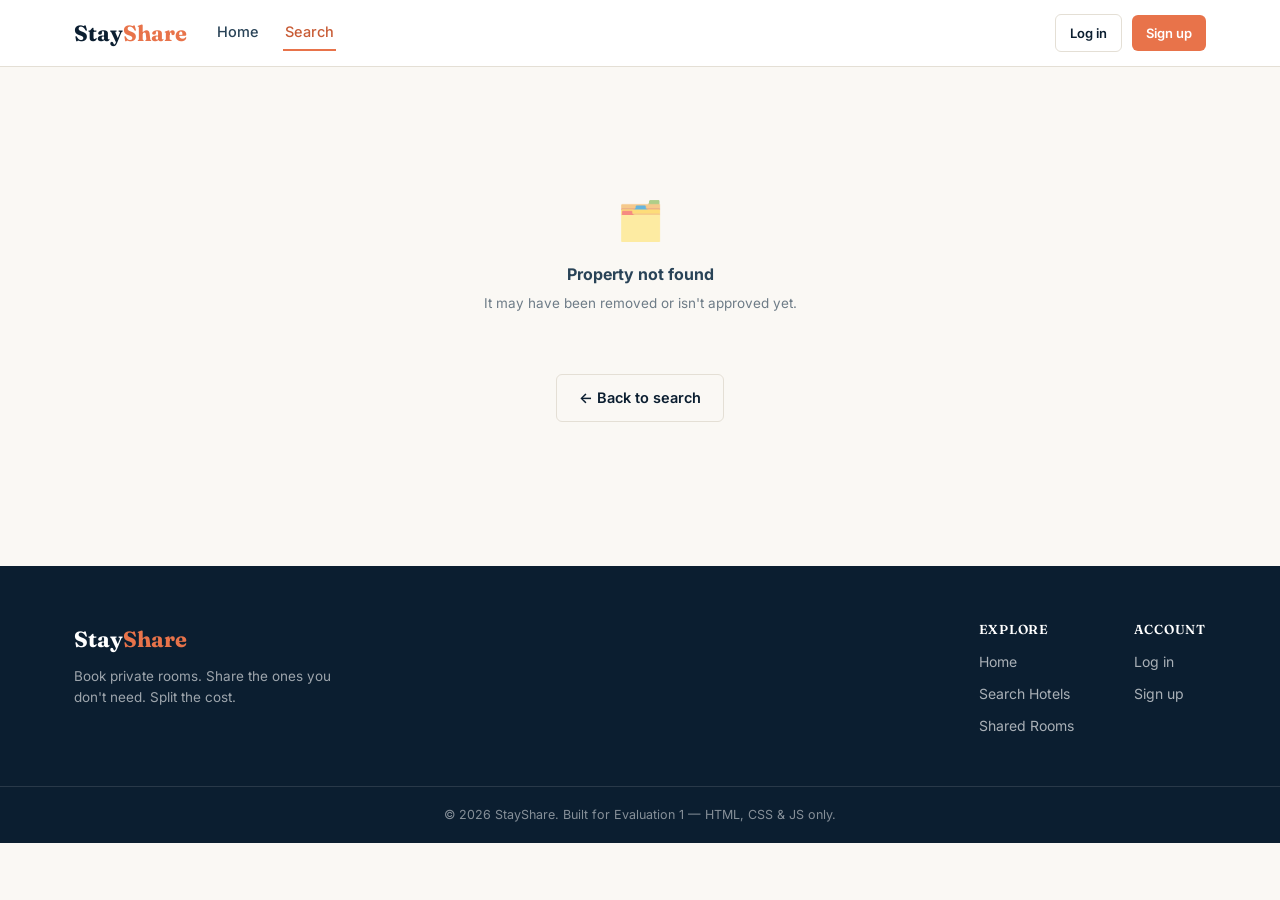
<file: pages/property.html>
<!DOCTYPE html>
<html lang="en">
<head>
<meta charset="UTF-8">
<meta name="viewport" content="width=device-width, initial-scale=1.0">
<title>Property — StayShare</title>
<link rel="preconnect" href="https://fonts.googleapis.com">
<link href="https://fonts.googleapis.com/css2?family=Fraunces:wght@500;600;700&family=Inter:wght@400;500;600;700&family=JetBrains+Mono:wght@600&display=swap" rel="stylesheet">
<link rel="stylesheet" href="../css/style.css">
</head>
<body>

<div id="app-navbar"></div>

<section class="section" id="page-content">
  <div class="container" id="loading-wrap">
    <!-- loading / content injected by JS -->
  </div>
</section>

<div id="app-footer"></div>

<script src="../js/store.js"></script>
<script src="../js/auth.js"></script>
<script src="../js/components.js"></script>
<script>
  Components.renderNavbar("search");
  Components.renderFooter();

  const propertyId = qs("id");
  const sharedBookingId = qs("sharedBooking");
  const wrap = document.getElementById("loading-wrap");
  wrap.innerHTML = Components.loadingState("Loading property...");

  const property = Store.getProperties().find(p => p.id === propertyId);

  if (!property || property.status !== "approved") {
    wrap.innerHTML = Components.emptyState("Property not found", "It may have been removed or isn't approved yet.") +
      `<div style="text-align:center;"><a href="search.html" class="btn btn-outline">← Back to search</a></div>`;
  } else if (sharedBookingId) {
    renderSharedRequestView();
  } else {
    renderPropertyView();
  }

  function renderPropertyView() {
    let selectedRoomId = property.rooms[0] ? property.rooms[0].id : null;
    const currentUser = Auth.currentUser();
    const wishlist = Store.getWishlist();
    let isWishlisted = currentUser && wishlist.some(w => w.userId === currentUser.id && w.propertyId === property.id);

    wrap.innerHTML = `
      <div class="property-hero-img" style="background-image:url('${placeholderImage(property.name, property.city)}')"></div>
      <div class="property-detail-grid">
        <div>
          <span class="eyebrow">${escapeHtml(property.city)}</span>
          <h1 style="font-size:30px;">${escapeHtml(property.name)}</h1>
          <p class="text-muted" style="margin:6px 0 4px;">📍 ${escapeHtml(property.address || property.city)} · ★ ${property.rating}</p>
          <p style="margin-top:18px; line-height:1.7;">${escapeHtml(property.description)}</p>

          <h3 style="font-size:17px; margin-top:28px; margin-bottom:4px;">Amenities</h3>
          <div class="amenity-list">
            ${property.amenities.map(a => `<span class="amenity-pill">${escapeHtml(a)}</span>`).join("")}
          </div>

          <h3 style="font-size:17px; margin-top:32px; margin-bottom:14px;">Choose a room</h3>
          <div id="room-options">
            ${property.rooms.map(r => `
              <div class="room-option ${r.id === selectedRoomId ? 'selected' : ''}" data-room="${r.id}">
                <div>
                  <h4>${escapeHtml(r.type)}</h4>
                  <p class="text-muted" style="font-size:13px;">Sleeps ${r.capacity} · ${r.available ? '<span style="color:var(--success)">Available</span>' : '<span style="color:var(--danger)">Unavailable</span>'}</p>
                </div>
                <div class="room-price">₹${r.price.toLocaleString("en-IN")}<span style="font-weight:400; font-size:12px; color:var(--muted);">/night</span></div>
              </div>
            `).join("")}
          </div>
        </div>

        <div class="sticky-booking-box">
          <div class="card">
            <div style="display:flex; justify-content:space-between; align-items:center; margin-bottom:16px;">
              <h3 style="font-size:18px;">Book this stay</h3>
              <button class="btn btn-sm ${isWishlisted ? 'btn-secondary' : 'btn-outline'}" id="wishlist-btn">${isWishlisted ? '♥ Saved' : '♡ Save'}</button>
            </div>
            <div class="form-row">
              <div class="form-group">
                <label>Check-in</label>
                <input type="date" class="form-control" id="checkin">
              </div>
              <div class="form-group">
                <label>Check-out</label>
                <input type="date" class="form-control" id="checkout">
              </div>
            </div>
            <div class="form-group">
              <label>Guests</label>
              <select class="form-control" id="guests">
                <option value="1">1 guest</option>
                <option value="2" selected>2 guests</option>
                <option value="3">3 guests</option>
                <option value="4">4 guests</option>
              </select>
            </div>
            <div class="form-error" id="booking-error"></div>
            <div class="price-breakdown" id="price-preview" style="margin-bottom:16px;"></div>
            <button class="btn btn-primary btn-block btn-lg" id="book-btn">Book Now</button>
            <p class="form-hint" style="text-align:center; margin-top:10px;">You won't be charged yet in this demo.</p>
          </div>
        </div>
      </div>
    `;

    function updatePreview() {
      const room = property.rooms.find(r => r.id === selectedRoomId);
      const checkin = document.getElementById("checkin").value;
      const checkout = document.getElementById("checkout").value;
      const nights = (checkin && checkout) ? Math.max(0, Math.round((new Date(checkout) - new Date(checkin)) / 86400000)) : 0;
      const subtotal = room ? room.price * nights : 0;
      const fee = Math.round(subtotal * 0.05);
      const total = subtotal + fee;
      document.getElementById("price-preview").innerHTML = `
        <div class="price-breakdown-row"><span>₹${room ? room.price.toLocaleString("en-IN") : 0} × ${nights} night${nights !== 1 ? "s" : ""}</span><span>₹${subtotal.toLocaleString("en-IN")}</span></div>
        <div class="price-breakdown-row"><span>Service fee</span><span>₹${fee.toLocaleString("en-IN")}</span></div>
        <div class="price-breakdown-row total"><span>Total</span><span>₹${total.toLocaleString("en-IN")}</span></div>
      `;
      return { room, checkin, checkout, nights, total };
    }

    document.querySelectorAll(".room-option").forEach(opt => {
      opt.addEventListener("click", () => {
        document.querySelectorAll(".room-option").forEach(o => o.classList.remove("selected"));
        opt.classList.add("selected");
        selectedRoomId = opt.dataset.room;
        updatePreview();
      });
    });
    document.getElementById("checkin").addEventListener("change", updatePreview);
    document.getElementById("checkout").addEventListener("change", updatePreview);
    updatePreview();

    document.getElementById("wishlist-btn").addEventListener("click", () => {
      if (!currentUser) { location.href = "login.html"; return; }
      if (currentUser.role !== "user") { Components.toast("Only guest accounts can save properties.", "info"); return; }
      let list = Store.getWishlist();
      if (isWishlisted) {
        list = list.filter(w => !(w.userId === currentUser.id && w.propertyId === property.id));
        Components.toast("Removed from wishlist", "info");
      } else {
        list.push({ userId: currentUser.id, propertyId: property.id, addedAt: Date.now() });
        Components.toast("Added to wishlist", "success");
      }
      Store.setWishlist(list);
      isWishlisted = !isWishlisted;
      const btn = document.getElementById("wishlist-btn");
      btn.textContent = isWishlisted ? "♥ Saved" : "♡ Save";
      btn.className = "btn btn-sm " + (isWishlisted ? "btn-secondary" : "btn-outline");
    });

    document.getElementById("book-btn").addEventListener("click", () => {
      const errorEl = document.getElementById("booking-error");
      errorEl.classList.remove("show");

      if (!currentUser) { location.href = "login.html"; return; }
      if (currentUser.role !== "user") {
        errorEl.textContent = "Only guest accounts can book rooms.";
        errorEl.classList.add("show");
        return;
      }
      const { room, checkin, checkout, nights, total } = updatePreview();
      if (!checkin || !checkout || nights <= 0) {
        errorEl.textContent = "Please choose valid check-in and check-out dates.";
        errorEl.classList.add("show");
        return;
      }
      if (!room.available) {
        errorEl.textContent = "This room is currently unavailable.";
        errorEl.classList.add("show");
        return;
      }

      const bookings = Store.getBookings();
      const newBooking = {
        id: Store.uid("booking"),
        userId: currentUser.id,
        propertyId: property.id,
        roomId: room.id,
        checkIn: checkin,
        checkOut: checkout,
        guests: parseInt(document.getElementById("guests").value, 10),
        totalPrice: total,
        status: "upcoming",
        sharing: false,
        createdAt: Date.now()
      };
      bookings.push(newBooking);
      Store.setBookings(bookings);
      Components.toast("Booking confirmed!", "success");
      setTimeout(() => location.href = "booking.html?id=" + newBooking.id, 500);
    });
  }

  function renderSharedRequestView() {
    const currentUser = Auth.currentUser();
    const booking = Store.getBookings().find(b => b.id === sharedBookingId && b.sharing);
    const room = booking ? property.rooms.find(r => r.id === booking.roomId) : null;
    const owner = booking ? Store.getUsers().find(u => u.id === booking.userId) : null;

    if (!booking || !room || !owner) {
      wrap.innerHTML = Components.emptyState("This shared listing is no longer available.") +
        `<div style="text-align:center;"><a href="search.html?shared=1" class="btn btn-outline">← Back to shared rooms</a></div>`;
      return;
    }

    const already = Store.getSharingRequests().find(r => r.bookingId === booking.id && currentUser && r.requesterUserId === currentUser.id);

    wrap.innerHTML = `
      <div class="property-hero-img" style="background-image:url('${placeholderImage(property.name, property.city)}')"></div>
      <div class="property-detail-grid">
        <div>
          <span class="eyebrow">Shared room · ${escapeHtml(property.city)}</span>
          <h1 style="font-size:28px;">${escapeHtml(property.name)}</h1>
          <p class="text-muted" style="margin:6px 0 18px;">📍 ${escapeHtml(property.address || property.city)}</p>
          <div class="card-flat">
            <p><strong>Room:</strong> ${escapeHtml(room.type)} (sleeps ${room.capacity})</p>
            <p><strong>Dates:</strong> ${formatDate(booking.checkIn)} → ${formatDate(booking.checkOut)}</p>
            <p><strong>Host:</strong> ${escapeHtml(owner.name)}</p>
          </div>
          <p style="margin-top:18px; line-height:1.7;">${escapeHtml(property.description)}</p>
        </div>
        <div class="sticky-booking-box">
          <div class="card">
            <h3 style="font-size:18px; margin-bottom:14px;">Request to share</h3>
            <div class="price-breakdown" style="margin-bottom:16px;">
              <div class="price-breakdown-row"><span>Total room cost</span><span>₹${booking.totalPrice.toLocaleString("en-IN")}</span></div>
              <div class="price-breakdown-row total"><span>Your share (50%)</span><span>₹${Math.round(booking.totalPrice / 2).toLocaleString("en-IN")}</span></div>
            </div>
            <div class="form-group">
              <label>Message to host (optional)</label>
              <textarea class="form-control" id="request-message" placeholder="Introduce yourself..."></textarea>
            </div>
            <div class="form-error" id="request-error"></div>
            <button class="btn btn-primary btn-block btn-lg" id="request-btn">Send Request</button>
          </div>
        </div>
      </div>
    `;

    const btn = document.getElementById("request-btn");
    if (already) {
      btn.disabled = true;
      btn.textContent = "Request " + already.status;
    }
    if (currentUser && currentUser.id === owner.id) {
      btn.disabled = true;
      btn.textContent = "This is your own listing";
    }

    btn.addEventListener("click", () => {
      if (!currentUser) { location.href = "login.html"; return; }
      const errorEl = document.getElementById("request-error");
      if (currentUser.role !== "user") {
        errorEl.textContent = "Only guest accounts can request to share a room.";
        errorEl.classList.add("show");
        return;
      }
      const requests = Store.getSharingRequests();
      requests.push({
        id: Store.uid("share"),
        bookingId: booking.id,
        ownerUserId: owner.id,
        requesterUserId: currentUser.id,
        message: document.getElementById("request-message").value.trim(),
        status: "pending",
        createdAt: Date.now()
      });
      Store.setSharingRequests(requests);
      Components.toast("Request sent to host!", "success");
      btn.disabled = true;
      btn.textContent = "Request pending";
    });
  }
</script>
</body>
</html>
</file>
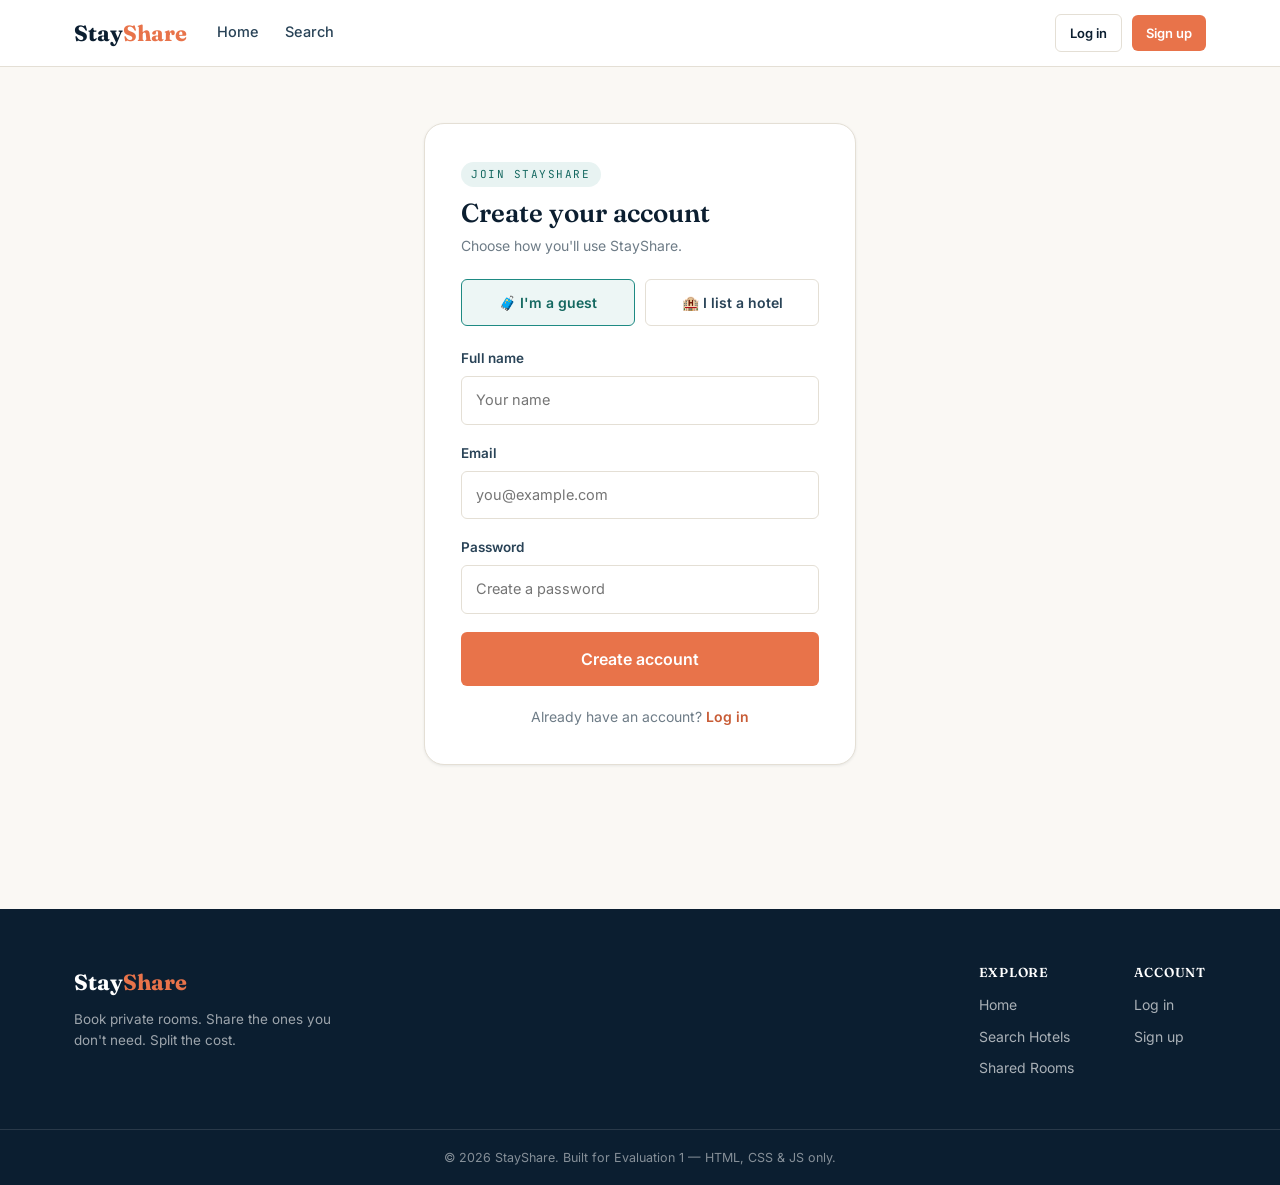
<file: pages/register.html>
<!DOCTYPE html>
<html lang="en">
<head>
<meta charset="UTF-8">
<meta name="viewport" content="width=device-width, initial-scale=1.0">
<title>Sign up — StayShare</title>
<link rel="preconnect" href="https://fonts.googleapis.com">
<link href="https://fonts.googleapis.com/css2?family=Fraunces:wght@500;600;700&family=Inter:wght@400;500;600;700&family=JetBrains+Mono:wght@600&display=swap" rel="stylesheet">
<link rel="stylesheet" href="../css/style.css">
</head>
<body>

<div id="app-navbar"></div>

<section class="section" style="padding-top:56px;">
  <div class="container" style="max-width:480px;">
    <div class="form-card">
      <span class="eyebrow">Join StayShare</span>
      <h1 style="font-size:26px; margin-bottom:6px;">Create your account</h1>
      <p class="text-muted" style="margin-bottom:22px; font-size:14px;">Choose how you'll use StayShare.</p>

      <div class="auth-role-toggle">
        <div class="role-pill active" data-role="user">🧳 I'm a guest</div>
        <div class="role-pill" data-role="hotelier">🏨 I list a hotel</div>
      </div>

      <div class="alert alert-info" id="hotelier-note" style="display:none;">
        Hotelier accounts require SuperAdmin approval before you can log in and add properties.
      </div>
      <div class="alert alert-danger" id="register-error" style="display:none;"></div>

      <form id="register-form">
        <div class="form-group">
          <label for="name">Full name</label>
          <input type="text" id="name" class="form-control" placeholder="Your name" required>
        </div>
        <div class="form-group" id="company-group" style="display:none;">
          <label for="company">Hotel / company name</label>
          <input type="text" id="company" class="form-control" placeholder="e.g. Sharma Hospitality Group">
        </div>
        <div class="form-group">
          <label for="email">Email</label>
          <input type="email" id="email" class="form-control" placeholder="you@example.com" required>
        </div>
        <div class="form-group">
          <label for="password">Password</label>
          <input type="password" id="password" class="form-control" placeholder="Create a password" required>
        </div>
        <button type="submit" class="btn btn-primary btn-block btn-lg" id="submit-btn">Create account</button>
      </form>

      <p style="margin-top:20px; font-size:14px; text-align:center; color:var(--muted);">
        Already have an account? <a href="login.html" style="color:var(--coral-dark); font-weight:600;">Log in</a>
      </p>
    </div>
  </div>
</section>

<div id="app-footer"></div>

<script src="../js/store.js"></script>
<script src="../js/auth.js"></script>
<script src="../js/components.js"></script>
<script>
  Components.renderNavbar("");
  Components.renderFooter();

  if (Auth.isLoggedIn()) {
    Auth.redirectToDashboard(Auth.currentUser().role);
  }

  let selectedRole = "user";
  const pills = document.querySelectorAll(".role-pill");
  const companyGroup = document.getElementById("company-group");
  const hotelierNote = document.getElementById("hotelier-note");
  const submitBtn = document.getElementById("submit-btn");

  pills.forEach(pill => {
    pill.addEventListener("click", () => {
      pills.forEach(p => p.classList.remove("active"));
      pill.classList.add("active");
      selectedRole = pill.dataset.role;
      const isHotelier = selectedRole === "hotelier";
      companyGroup.style.display = isHotelier ? "block" : "none";
      hotelierNote.style.display = isHotelier ? "flex" : "none";
      submitBtn.textContent = isHotelier ? "Submit for approval" : "Create account";
    });
  });

  const form = document.getElementById("register-form");
  const errorBox = document.getElementById("register-error");

  form.addEventListener("submit", e => {
    e.preventDefault();
    errorBox.style.display = "none";

    const name = document.getElementById("name").value.trim();
    const email = document.getElementById("email").value.trim();
    const password = document.getElementById("password").value;
    const company = document.getElementById("company").value.trim();

    const result = Auth.register({ name, email, password, role: selectedRole, company });
    if (!result.ok) {
      errorBox.textContent = result.message;
      errorBox.style.display = "flex";
      return;
    }

    if (selectedRole === "hotelier") {
      Components.toast("Application submitted! Awaiting SuperAdmin approval.", "success");
      setTimeout(() => location.href = "login.html", 900);
    } else {
      Auth.login(email, password);
      Components.toast("Account created — welcome to StayShare!", "success");
      setTimeout(() => Auth.redirectToDashboard("user"), 600);
    }
  });
</script>
</body>
</html>
</file>
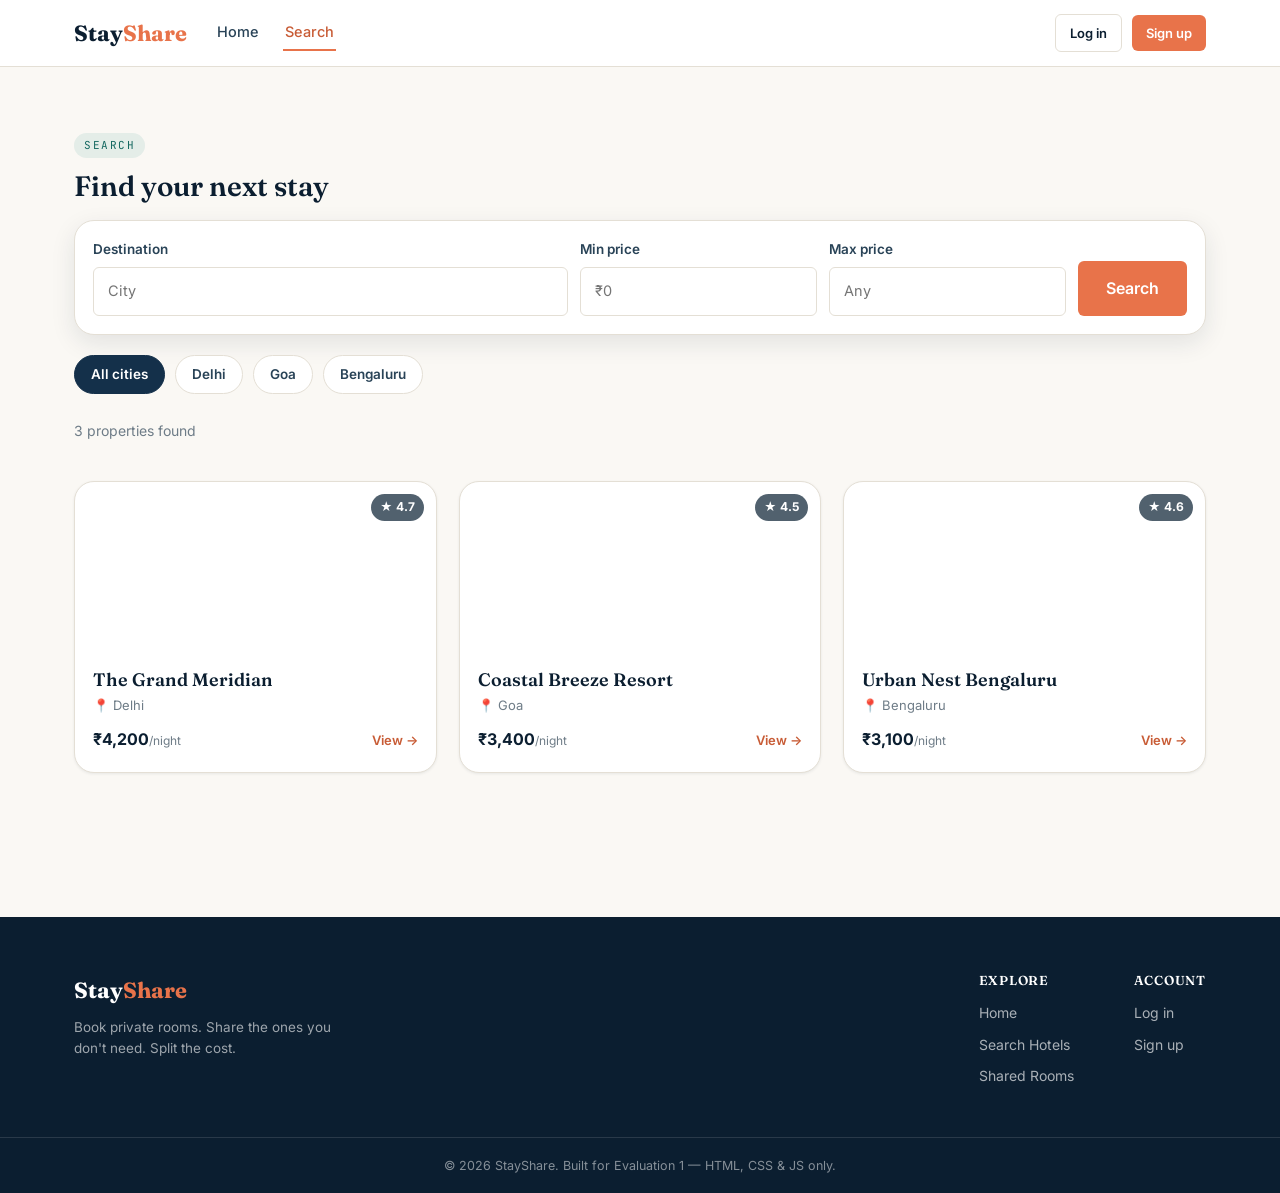
<file: pages/search.html>
<!DOCTYPE html>
<html lang="en">
<head>
<meta charset="UTF-8">
<meta name="viewport" content="width=device-width, initial-scale=1.0">
<title>Search stays — StayShare</title>
<link rel="preconnect" href="https://fonts.googleapis.com">
<link href="https://fonts.googleapis.com/css2?family=Fraunces:wght@500;600;700&family=Inter:wght@400;500;600;700&family=JetBrains+Mono:wght@600&display=swap" rel="stylesheet">
<link rel="stylesheet" href="../css/style.css">
</head>
<body>

<div id="app-navbar"></div>

<section class="section" style="padding-bottom:24px;">
  <div class="container">
    <span class="eyebrow" id="page-eyebrow">Search</span>
    <h1 style="font-size:28px; margin-bottom:18px;" id="page-title">Find your next stay</h1>

    <div class="search-bar">
      <div class="form-group" style="margin-bottom:0;">
        <label>Destination</label>
        <input type="text" class="form-control" id="filter-city" placeholder="City">
      </div>
      <div class="form-group" style="margin-bottom:0;">
        <label>Min price</label>
        <input type="number" class="form-control" id="filter-min" placeholder="₹0">
      </div>
      <div class="form-group" style="margin-bottom:0;">
        <label>Max price</label>
        <input type="number" class="form-control" id="filter-max" placeholder="Any">
      </div>
      <button class="btn btn-primary btn-lg" id="apply-filters">Search</button>
    </div>

    <div class="filters-bar" id="city-chips"></div>
    <p class="results-count" id="results-count"></p>
  </div>
</section>

<section class="section" style="padding-top:0;">
  <div class="container">
    <div class="property-grid" id="results-grid"></div>
  </div>
</section>

<div id="app-footer"></div>

<script src="../js/store.js"></script>
<script src="../js/auth.js"></script>
<script src="../js/components.js"></script>
<script>
  Components.renderNavbar(qs("shared") ? "shared" : "search");
  Components.renderFooter();

  const isSharedMode = qs("shared") === "1";
  document.getElementById("page-eyebrow").textContent = isSharedMode ? "Shared rooms" : "Search";
  document.getElementById("page-title").textContent = isSharedMode
    ? "Rooms other travellers are sharing"
    : "Find your next stay";

  let activeCity = qs("city") || "";
  document.getElementById("filter-city").value = activeCity;

  const allProperties = Store.getProperties().filter(p => p.status === "approved");
  const cities = [...new Set(allProperties.map(p => p.city))];

  function renderCityChips() {
    const el = document.getElementById("city-chips");
    el.innerHTML = `<div class="filter-chip ${activeCity === '' ? 'active' : ''}" data-city="">All cities</div>` +
      cities.map(c => `<div class="filter-chip ${activeCity === c ? 'active' : ''}" data-city="${c}">${c}</div>`).join("");
    el.querySelectorAll(".filter-chip").forEach(chip => {
      chip.addEventListener("click", () => {
        activeCity = chip.dataset.city;
        document.getElementById("filter-city").value = activeCity;
        renderResults();
        renderCityChips();
      });
    });
  }

  function getSharedListings() {
    // Bookings marked for sharing, joined with property + room + owner info
    const bookings = Store.getBookings().filter(b => b.sharing && b.status !== "cancelled");
    const properties = Store.getProperties();
    const users = Store.getUsers();
    return bookings.map(b => {
      const property = properties.find(p => p.id === b.propertyId);
      const room = property ? property.rooms.find(r => r.id === b.roomId) : null;
      const owner = users.find(u => u.id === b.userId);
      return { booking: b, property, room, owner };
    }).filter(x => x.property);
  }

  function renderResults() {
    const grid = document.getElementById("results-grid");
    const min = parseFloat(document.getElementById("filter-min").value) || 0;
    const max = parseFloat(document.getElementById("filter-max").value) || Infinity;

    if (isSharedMode) {
      let listings = getSharedListings();
      if (activeCity) listings = listings.filter(l => l.property.city.toLowerCase() === activeCity.toLowerCase());
      listings = listings.filter(l => {
        const price = l.booking.totalPrice / 2;
        return price >= min && price <= max;
      });
      document.getElementById("results-count").textContent = `${listings.length} shared room${listings.length !== 1 ? "s" : ""} found`;

      if (listings.length === 0) {
        grid.innerHTML = Components.emptyState("No shared rooms right now", "When a guest lists their booked room for sharing, it'll show up here.");
        return;
      }
      const root = Auth.rootPath();
      grid.innerHTML = listings.map(l => `
        <div class="property-card" style="cursor:default;">
          <div class="property-card-img" style="background-image:url('${placeholderImage(l.property.name, l.property.city)}')">
            <span class="property-card-badge">Shared</span>
          </div>
          <div class="property-card-body">
            <h3>${escapeHtml(l.property.name)}</h3>
            <p class="property-card-city">📍 ${escapeHtml(l.property.city)} · ${escapeHtml(l.room ? l.room.type : "Room")}</p>
            <p class="text-muted" style="font-size:12.5px; margin-bottom:10px;">Host: ${escapeHtml(l.owner ? l.owner.name : "Guest")} · ${formatDate(l.booking.checkIn)} → ${formatDate(l.booking.checkOut)}</p>
            <div class="property-card-footer">
              <span class="property-card-price">₹${Math.round(l.booking.totalPrice / 2).toLocaleString("en-IN")}<small>/your share</small></span>
              <a href="${root}pages/property.html?id=${l.property.id}&sharedBooking=${l.booking.id}" class="btn btn-sm btn-primary">Request</a>
            </div>
          </div>
        </div>
      `).join("");
      return;
    }

    let results = allProperties;
    if (activeCity) results = results.filter(p => p.city.toLowerCase() === activeCity.toLowerCase());
    results = results.filter(p => {
      const minRoomPrice = Math.min(...p.rooms.map(r => r.price));
      return minRoomPrice >= min && minRoomPrice <= max;
    });

    document.getElementById("results-count").textContent = `${results.length} propert${results.length !== 1 ? "ies" : "y"} found`;

    if (results.length === 0) {
      grid.innerHTML = Components.emptyState("No properties match your search", "Try a different city or widen your price range.");
      return;
    }
    grid.innerHTML = results.map(p => Components.propertyCard(p)).join("");
  }

  document.getElementById("apply-filters").addEventListener("click", () => {
    activeCity = document.getElementById("filter-city").value.trim();
    renderResults();
    renderCityChips();
  });

  renderCityChips();
  renderResults();
</script>
</body>
</html>
</file>
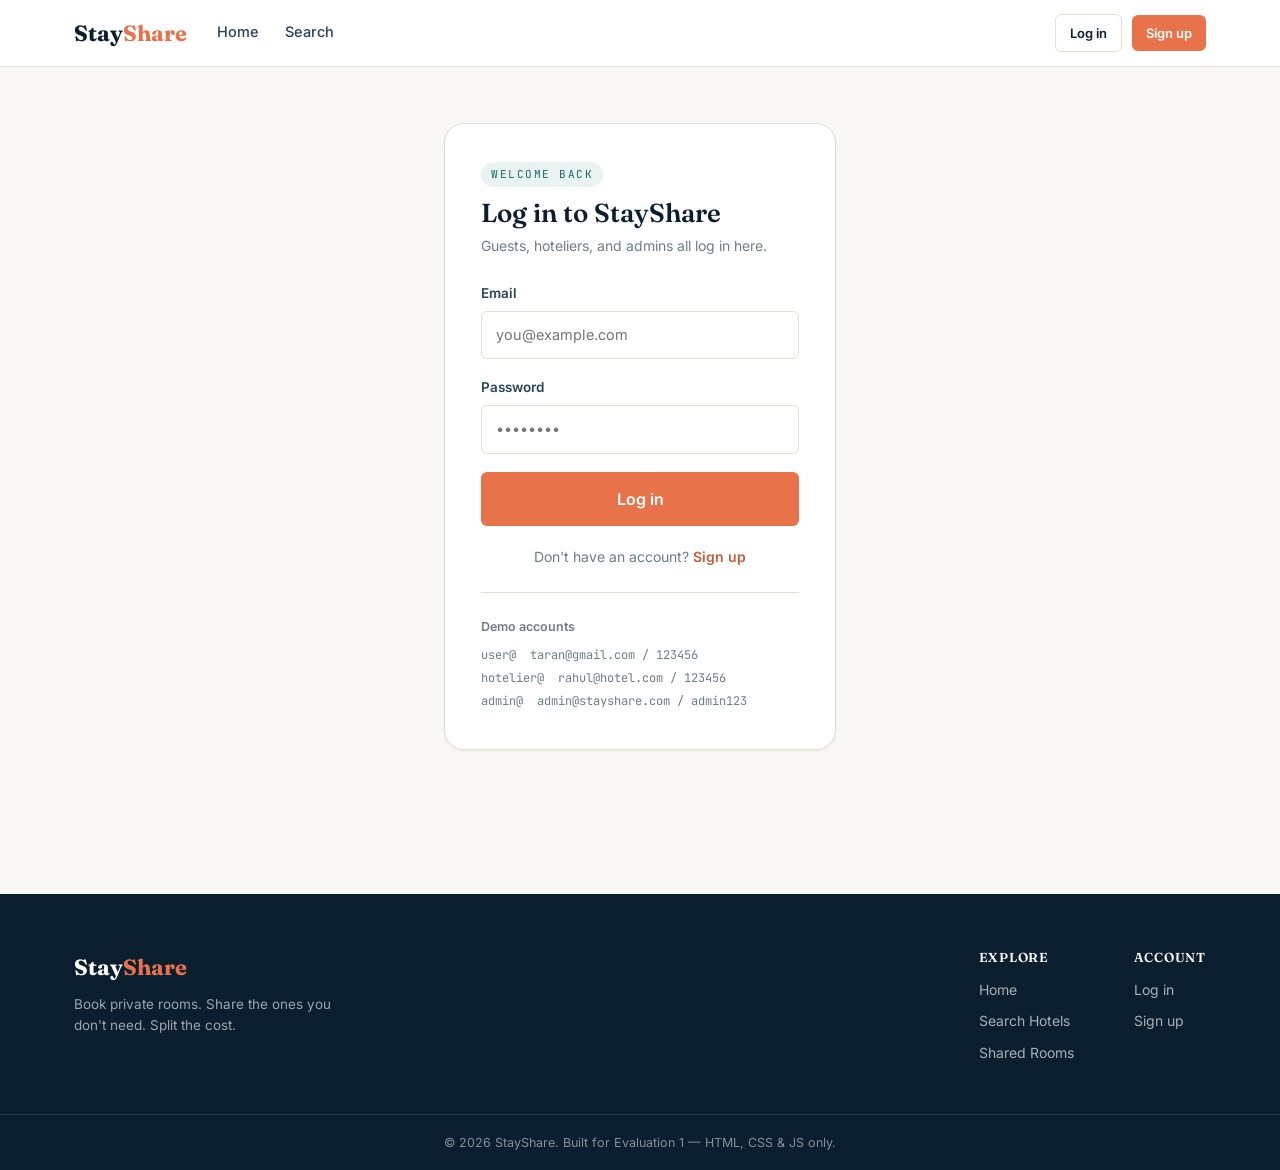
<file: pages/user-dashboard.html>
<!DOCTYPE html>
<html lang="en">
<head>
<meta charset="UTF-8">
<meta name="viewport" content="width=device-width, initial-scale=1.0">
<title>My Dashboard — StayShare</title>
<link rel="preconnect" href="https://fonts.googleapis.com">
<link href="https://fonts.googleapis.com/css2?family=Fraunces:wght@500;600;700&family=Inter:wght@400;500;600;700&family=JetBrains+Mono:wght@600&display=swap" rel="stylesheet">
<link rel="stylesheet" href="../css/style.css">
</head>
<body>

<div id="app-navbar"></div>

<section class="section">
  <div class="container">
    <div class="dashboard-shell">
      <aside class="dash-sidebar">
        <div class="dash-sidebar-header">
          <div class="dash-name" id="side-name">—</div>
          <div class="dash-email" id="side-email">—</div>
        </div>
        <nav class="dash-nav">
          <a href="#" data-panel="trips" class="active">🧳 My Trips</a>
          <a href="#" data-panel="wishlist">♥ Wishlist</a>
          <a href="#" data-panel="sharing">🤝 Roommate Requests</a>
          <a href="#" data-panel="messages">✉ Messages</a>
          <a href="#" data-panel="profile">⚙ Profile</a>
          <button class="dash-logout" id="logout-btn">↪ Log out</button>
        </nav>
      </aside>

      <main class="dash-main">
        <h1>My Dashboard</h1>
        <p class="text-muted" style="margin-bottom:24px;">Manage your bookings, saved stays, and roommate requests.</p>

        <div class="dash-panel active" id="panel-trips">
          <div class="stat-grid" style="margin-bottom:26px;">
            <div class="stat-card"><div class="stat-label">Upcoming</div><div class="stat-value" id="stat-upcoming">0</div></div>
            <div class="stat-card"><div class="stat-label">Completed</div><div class="stat-value" id="stat-completed">0</div></div>
            <div class="stat-card"><div class="stat-label">Total Spent</div><div class="stat-value" id="stat-spent">₹0</div></div>
          </div>
          <div class="dash-list" id="trips-list"></div>
        </div>

        <div class="dash-panel" id="panel-wishlist">
          <div class="property-grid" id="wishlist-list"></div>
        </div>

        <div class="dash-panel" id="panel-sharing">
          <h3 style="font-size:17px; margin-bottom:12px;">Requests for your shared rooms</h3>
          <div class="dash-list" id="incoming-requests" style="margin-bottom:32px;"></div>
          <h3 style="font-size:17px; margin-bottom:12px;">Your requests to other hosts</h3>
          <div class="dash-list" id="outgoing-requests"></div>
        </div>

        <div class="dash-panel" id="panel-messages">
          <div class="dash-list" id="messages-list"></div>
        </div>

        <div class="dash-panel" id="panel-profile">
          <div class="form-card" style="max-width:480px;">
            <div class="form-group">
              <label>Full name</label>
              <input class="form-control" id="profile-name">
            </div>
            <div class="form-group">
              <label>Email</label>
              <input class="form-control" id="profile-email" disabled>
              <p class="form-hint">Email cannot be changed in this demo.</p>
            </div>
            <div class="form-group">
              <label>New password (optional)</label>
              <input class="form-control" type="password" id="profile-password" placeholder="Leave blank to keep current password">
            </div>
            <button class="btn btn-primary" id="save-profile-btn">Save changes</button>
          </div>
        </div>
      </main>
    </div>
  </div>
</section>

<div id="app-footer"></div>

<script src="../js/store.js"></script>
<script src="../js/auth.js"></script>
<script src="../js/components.js"></script>
<script>
  Components.renderNavbar("");
  Components.renderFooter();
  const user = Auth.requireRole("user");

  if (user) {
    document.getElementById("side-name").textContent = user.name;
    document.getElementById("side-email").textContent = user.email;
    document.getElementById("profile-name").value = user.name;
    document.getElementById("profile-email").value = user.email;

    setupTabs();
    renderTrips();
    renderWishlist();
    renderSharing();
    renderMessages();

    document.getElementById("logout-btn").addEventListener("click", () => {
      Auth.logout();
      location.href = "../index.html";
    });

    document.getElementById("save-profile-btn").addEventListener("click", () => {
      const users = Store.getUsers();
      const u = users.find(x => x.id === user.id);
      u.name = document.getElementById("profile-name").value.trim() || u.name;
      const newPass = document.getElementById("profile-password").value;
      if (newPass) u.password = newPass;
      Store.setUsers(users);
      document.getElementById("profile-password").value = "";
      Components.toast("Profile updated", "success");
      document.getElementById("side-name").textContent = u.name;
    });
  }

  function setupTabs() {
    const links = document.querySelectorAll(".dash-nav a[data-panel]");
    links.forEach(link => {
      link.addEventListener("click", e => {
        e.preventDefault();
        links.forEach(l => l.classList.remove("active"));
        link.classList.add("active");
        document.querySelectorAll(".dash-panel").forEach(p => p.classList.remove("active"));
        document.getElementById("panel-" + link.dataset.panel).classList.add("active");
      });
    });
  }

  function renderTrips() {
    const bookings = Store.getBookings().filter(b => b.userId === user.id).sort((a, b) => b.createdAt - a.createdAt);
    const properties = Store.getProperties();

    document.getElementById("stat-upcoming").textContent = bookings.filter(b => b.status === "upcoming").length;
    document.getElementById("stat-completed").textContent = bookings.filter(b => b.status === "completed").length;
    document.getElementById("stat-spent").textContent = "₹" + bookings.reduce((sum, b) => sum + b.totalPrice, 0).toLocaleString("en-IN");

    const list = document.getElementById("trips-list");
    if (bookings.length === 0) {
      list.innerHTML = Components.emptyState("No bookings yet", "Search for a stay to make your first booking.");
      return;
    }
    list.innerHTML = bookings.map(b => {
      const property = properties.find(p => p.id === b.propertyId);
      if (!property) return "";
      const room = property.rooms.find(r => r.id === b.roomId);
      return `
        <div class="booking-card">
          <div class="booking-card-img" style="background-image:url('${placeholderImage(property.name, property.city)}')"></div>
          <div class="booking-card-body">
            <h4>${escapeHtml(property.name)}</h4>
            <p class="text-muted" style="font-size:13px;">${escapeHtml(room ? room.type : "")} · 📍 ${escapeHtml(property.city)}</p>
            <div class="booking-meta">
              <span>📅 ${formatDate(b.checkIn)} → ${formatDate(b.checkOut)}</span>
              <span>👥 ${b.guests} guests</span>
              <span>₹${b.totalPrice.toLocaleString("en-IN")}</span>
            </div>
          </div>
          <div class="booking-card-actions">
            <span class="badge badge-${b.status}">${b.status}</span>
            ${b.sharing ? '<span class="badge badge-active">Shared</span>' : ''}
            ${b.status === "upcoming" && !b.sharing ? `<button class="btn btn-sm btn-outline" data-share="${b.id}">Share room</button>` : ""}
            ${b.status === "upcoming" ? `<button class="btn btn-sm btn-ghost" data-cancel="${b.id}" style="color:var(--danger);">Cancel</button>` : ""}
          </div>
        </div>`;
    }).join("");

    list.querySelectorAll("[data-share]").forEach(btn => {
      btn.addEventListener("click", () => {
        const bookings2 = Store.getBookings();
        const b = bookings2.find(x => x.id === btn.dataset.share);
        b.sharing = true;
        Store.setBookings(bookings2);
        Components.toast("Room listed for sharing!", "success");
        renderTrips();
      });
    });
    list.querySelectorAll("[data-cancel]").forEach(btn => {
      btn.addEventListener("click", () => {
        Components.confirmModal("Cancel this booking?", "This will cancel your reservation. This action can't be undone.", () => {
          const bookings2 = Store.getBookings();
          const b = bookings2.find(x => x.id === btn.dataset.cancel);
          b.status = "cancelled";
          b.sharing = false;
          Store.setBookings(bookings2);
          Components.toast("Booking cancelled", "info");
          renderTrips();
        }, "Cancel booking");
      });
    });
  }

  function renderWishlist() {
    const items = Store.getWishlist().filter(w => w.userId === user.id);
    const properties = Store.getProperties();
    const grid = document.getElementById("wishlist-list");
    if (items.length === 0) {
      grid.innerHTML = Components.emptyState("Your wishlist is empty", "Tap ♡ Save on any property to add it here.");
      return;
    }
    grid.innerHTML = items.map(item => {
      const p = properties.find(x => x.id === item.propertyId);
      if (!p) return "";
      return `
        <div style="position:relative;">
          <button class="wishlist-remove" data-remove="${p.id}">✕</button>
          ${Components.propertyCard(p)}
        </div>`;
    }).join("");

    grid.querySelectorAll("[data-remove]").forEach(btn => {
      btn.addEventListener("click", () => {
        let list = Store.getWishlist();
        list = list.filter(w => !(w.userId === user.id && w.propertyId === btn.dataset.remove));
        Store.setWishlist(list);
        Components.toast("Removed from wishlist", "info");
        renderWishlist();
      });
    });
  }

  function renderSharing() {
    const requests = Store.getSharingRequests();
    const bookings = Store.getBookings();
    const properties = Store.getProperties();
    const users = Store.getUsers();

    const incoming = requests.filter(r => r.ownerUserId === user.id);
    const incomingEl = document.getElementById("incoming-requests");
    if (incoming.length === 0) {
      incomingEl.innerHTML = Components.emptyState("No one has requested your shared rooms yet");
    } else {
      incomingEl.innerHTML = incoming.map(r => {
        const booking = bookings.find(b => b.id === r.bookingId);
        const property = booking ? properties.find(p => p.id === booking.propertyId) : null;
        const requester = users.find(u => u.id === r.requesterUserId);
        return `
          <div class="roommate-card">
            <div class="roommate-card-info">
              <h4>${escapeHtml(requester ? requester.name : "Unknown")}</h4>
              <p>${escapeHtml(property ? property.name : "")} · ${r.message ? escapeHtml(r.message) : "No message"}</p>
            </div>
            <div class="roommate-actions">
              ${r.status === "pending" ? `
                <button class="btn btn-sm btn-success" data-accept="${r.id}">Accept</button>
                <button class="btn btn-sm btn-danger" data-reject="${r.id}">Reject</button>
              ` : `<span class="badge badge-${r.status}">${r.status}</span>`}
            </div>
          </div>`;
      }).join("");

      incomingEl.querySelectorAll("[data-accept]").forEach(btn => {
        btn.addEventListener("click", () => {
          const reqs = Store.getSharingRequests();
          const r = reqs.find(x => x.id === btn.dataset.accept);
          r.status = "accepted";
          Store.setSharingRequests(reqs);
          Components.toast("Request accepted", "success");
          renderSharing();
        });
      });
      incomingEl.querySelectorAll("[data-reject]").forEach(btn => {
        btn.addEventListener("click", () => {
          const reqs = Store.getSharingRequests();
          const r = reqs.find(x => x.id === btn.dataset.reject);
          r.status = "rejected";
          Store.setSharingRequests(reqs);
          Components.toast("Request rejected", "info");
          renderSharing();
        });
      });
    }

    const outgoing = requests.filter(r => r.requesterUserId === user.id);
    const outgoingEl = document.getElementById("outgoing-requests");
    if (outgoing.length === 0) {
      outgoingEl.innerHTML = Components.emptyState("You haven't requested to join any shared rooms yet", "Browse Shared Rooms from the navbar to find one.");
    } else {
      outgoingEl.innerHTML = outgoing.map(r => {
        const booking = bookings.find(b => b.id === r.bookingId);
        const property = booking ? properties.find(p => p.id === booking.propertyId) : null;
        return `
          <div class="roommate-card">
            <div class="roommate-card-info">
              <h4>${escapeHtml(property ? property.name : "Listing removed")}</h4>
              <p>${property ? escapeHtml(property.city) : ""}</p>
            </div>
            <span class="badge badge-${r.status}">${r.status}</span>
          </div>`;
      }).join("");
    }
  }

  function renderMessages() {
    const requests = Store.getSharingRequests().filter(r => r.ownerUserId === user.id || r.requesterUserId === user.id);
    const users = Store.getUsers();
    const bookings = Store.getBookings();
    const properties = Store.getProperties();
    const list = document.getElementById("messages-list");

    if (requests.length === 0) {
      list.innerHTML = Components.emptyState("No messages yet", "Messages appear here when someone requests to share your room, or you request one.");
      return;
    }
    list.innerHTML = requests.slice().sort((a,b) => b.createdAt - a.createdAt).map(r => {
      const isOwner = r.ownerUserId === user.id;
      const other = users.find(u => u.id === (isOwner ? r.requesterUserId : r.ownerUserId));
      const booking = bookings.find(b => b.id === r.bookingId);
      const property = booking ? properties.find(p => p.id === booking.propertyId) : null;
      return `
        <div class="card-flat">
          <div style="display:flex; justify-content:space-between; align-items:center;">
            <strong>${escapeHtml(other ? other.name : "Unknown")}</strong>
            <span class="badge badge-${r.status}">${r.status}</span>
          </div>
          <p class="text-muted" style="font-size:13px; margin-top:4px;">Re: ${escapeHtml(property ? property.name : "a shared room")}</p>
          <p style="margin-top:8px; font-size:14px;">${r.message ? escapeHtml(r.message) : "<em>No message included</em>"}</p>
        </div>`;
    }).join("");
  }
</script>
</body>
</html>
</file>
<file: css/style.css>
/* 
   StayShare — style.css
   Single global stylesheet used by every page.
   */

/* 
   VARIABLES
 */
:root {
  --ink: #0F2436;
  --ink-soft: #294357;
  --navy: #14304A;
  --navy-dark: #0B1E30;
  --teal: #1E8A83;
  --teal-dark: #146860;
  --coral: #E8734A;
  --coral-dark: #C85C36;
  --sand: #FAF8F4;
  --sand-deep: #F1ECE3;
  --white: #FFFFFF;
  --line: #E4DFD5;
  --muted: #6E7C87;
  --success: #2E8B57;
  --warning: #C98A1A;
  --danger: #C6483C;

  --font-display: "Fraunces", "Georgia", serif;
  --font-body: "Inter", -apple-system, BlinkMacSystemFont, "Segoe UI", sans-serif;
  --font-mono: "JetBrains Mono", "Courier New", monospace;

  --radius-sm: 6px;
  --radius-md: 12px;
  --radius-lg: 20px;
  --shadow-sm: 0 1px 3px rgba(15, 36, 54, 0.08);
  --shadow-md: 0 8px 24px rgba(15, 36, 54, 0.10);
  --shadow-lg: 0 20px 48px rgba(15, 36, 54, 0.16);
  --container: 1180px;
}

/* 
   RESET
 */
*, *::before, *::after { box-sizing: border-box; margin: 0; padding: 0; }
html { scroll-behavior: smooth; }
img { max-width: 100%; display: block; }
a { text-decoration: none; color: inherit; }
button { font: inherit; cursor: pointer; border: none; background: none; }
input, select, textarea { font: inherit; color: inherit; }
ul, ol { list-style: none; }
:focus-visible { outline: 2px solid var(--coral); outline-offset: 2px; }

@media (prefers-reduced-motion: reduce) {
  *, *::before, *::after { animation-duration: 0.01ms !important; transition-duration: 0.01ms !important; }
}

/* 
   GLOBAL
*/
body {
  font-family: var(--font-body);
  background: var(--sand);
  color: var(--ink);
  line-height: 1.55;
  -webkit-font-smoothing: antialiased;
}

h1, h2, h3, h4 { font-family: var(--font-display); color: var(--navy-dark); font-weight: 600; line-height: 1.15; }

.container { max-width: var(--container); margin: 0 auto; padding: 0 24px; }
.section { padding: 64px 0; }
.section-head { display: flex; align-items: flex-end; justify-content: space-between; gap: 16px; margin-bottom: 28px; flex-wrap: wrap; }
.section-head h2 { font-size: 30px; }
.section-head p { color: var(--muted); margin-top: 6px; }
.eyebrow {
  display: inline-block; font-family: var(--font-mono); font-size: 11px; letter-spacing: 0.14em;
  text-transform: uppercase; color: var(--teal-dark); background: rgba(30,138,131,0.10);
  padding: 4px 10px; border-radius: 999px; margin-bottom: 12px;
}
.text-muted { color: var(--muted); }
.divider { height: 1px; background: var(--line); border: none; margin: 24px 0; }

/*
   NAVBAR
 */
.navbar { background: var(--white); border-bottom: 1px solid var(--line); position: sticky; top: 0; z-index: 100; }
.navbar-inner {
  max-width: var(--container); margin: 0 auto; padding: 14px 24px;
  display: flex; align-items: center; gap: 28px;
}
.nav-logo { font-family: var(--font-display); font-size: 22px; font-weight: 700; color: var(--navy-dark); }
.nav-logo span { color: var(--coral); }
.nav-links { display: flex; gap: 22px; flex: 1; }
.nav-links a { font-size: 14.5px; font-weight: 500; color: var(--ink-soft); padding: 6px 2px; border-bottom: 2px solid transparent; transition: color .15s, border-color .15s; }
.nav-links a:hover { color: var(--navy-dark); }
.nav-links a.active { color: var(--coral-dark); border-bottom-color: var(--coral); }
.nav-user { display: flex; align-items: center; gap: 10px; margin-left: auto; }
.nav-user-name { font-size: 14px; color: var(--ink-soft); white-space: nowrap; }
.nav-burger { display: none; font-size: 22px; }

@media (max-width: 860px) {
  .nav-links { display: none; }
  .navbar-inner.nav-open .nav-links {
    display: flex; flex-direction: column; position: absolute; top: 62px; left: 0; right: 0;
    background: var(--white); padding: 16px 24px; border-bottom: 1px solid var(--line); gap: 14px;
  }
  .nav-burger { display: block; margin-left: 10px; }
  .navbar-inner { position: relative; flex-wrap: wrap; }
}

/* 
   BUTTONS
 */
.btn {
  display: inline-flex; align-items: center; justify-content: center; gap: 8px;
  padding: 12px 22px; border-radius: var(--radius-sm); font-weight: 600; font-size: 14.5px;
  transition: transform .12s, box-shadow .12s, background-color .15s, color .15s, border-color .15s;
  white-space: nowrap;
}
.btn:active { transform: translateY(1px); }
.btn-primary { background: var(--coral); color: var(--white); }
.btn-primary:hover { background: var(--coral-dark); }
.btn-secondary { background: var(--navy); color: var(--white); }
.btn-secondary:hover { background: var(--navy-dark); }
.btn-outline { background: transparent; color: var(--navy-dark); border: 1.5px solid var(--line); }
.btn-outline:hover { border-color: var(--navy-dark); }
.btn-ghost { background: transparent; color: var(--ink-soft); }
.btn-ghost:hover { background: var(--sand-deep); }
.btn-danger { background: var(--danger); color: var(--white); }
.btn-danger:hover { background: #a8382e; }
.btn-success { background: var(--success); color: var(--white); }
.btn-block { width: 100%; }
.btn-sm { padding: 8px 14px; font-size: 13px; }
.btn-lg { padding: 15px 28px; font-size: 16px; }
.btn:disabled { opacity: 0.5; cursor: not-allowed; }
.btn-icon { padding: 8px; border-radius: 50%; }

/* 
   FORMS
 */
.form-group { margin-bottom: 18px; }
.form-group label { display: block; font-size: 13.5px; font-weight: 600; color: var(--ink-soft); margin-bottom: 7px; }
.form-row { display: grid; grid-template-columns: 1fr 1fr; gap: 16px; }
.form-control {
  width: 100%; padding: 12px 14px; border: 1.5px solid var(--line); border-radius: var(--radius-sm);
  background: var(--white); font-size: 14.5px; transition: border-color .15s, box-shadow .15s;
}
.form-control:focus { border-color: var(--teal); box-shadow: 0 0 0 3px rgba(30,138,131,0.14); }
textarea.form-control { resize: vertical; min-height: 100px; }
select.form-control { appearance: none; background-image: url("data:image/svg+xml,%3Csvg xmlns='http://www.w3.org/2000/svg' viewBox='0 0 20 20' fill='%236E7C87'%3E%3Cpath d='M5.5 7.5l4.5 5 4.5-5z'/%3E%3C/svg%3E"); background-repeat: no-repeat; background-position: right 12px center; padding-right: 34px; }
.form-hint { font-size: 12.5px; color: var(--muted); margin-top: 6px; }
.form-error { font-size: 12.5px; color: var(--danger); margin-top: 6px; display: none; }
.form-error.show { display: block; }
.checkbox-group { display: flex; flex-wrap: wrap; gap: 10px 18px; }
.checkbox-item { display: flex; align-items: center; gap: 7px; font-size: 14px; }
.checkbox-item input { width: 16px; height: 16px; accent-color: var(--teal); }
.form-card {
  background: var(--white); border: 1px solid var(--line); border-radius: var(--radius-lg);
  padding: 36px; box-shadow: var(--shadow-sm);
}
.auth-role-toggle { display: flex; gap: 10px; margin-bottom: 22px; }
.role-pill {
  flex: 1; text-align: center; padding: 12px; border: 1.5px solid var(--line); border-radius: var(--radius-sm);
  font-weight: 600; font-size: 14px; color: var(--ink-soft); cursor: pointer; transition: all .15s;
}
.role-pill.active { border-color: var(--teal); background: rgba(30,138,131,0.08); color: var(--teal-dark); }

/* 
   CARDS
 */
.card { background: var(--white); border: 1px solid var(--line); border-radius: var(--radius-md); padding: 24px; box-shadow: var(--shadow-sm); }
.card-flat { background: var(--white); border: 1px solid var(--line); border-radius: var(--radius-md); padding: 18px 20px; }
.stat-card { background: var(--white); border: 1px solid var(--line); border-radius: var(--radius-md); padding: 20px 22px; }
.stat-card .stat-label { font-size: 12.5px; text-transform: uppercase; letter-spacing: 0.06em; color: var(--muted); font-weight: 600; }
.stat-card .stat-value { font-family: var(--font-display); font-size: 32px; color: var(--navy-dark); margin-top: 6px; }
.stat-card .stat-sub { font-size: 12.5px; color: var(--muted); margin-top: 4px; }
.stat-grid { display: grid; grid-template-columns: repeat(auto-fit, minmax(180px, 1fr)); gap: 16px; }

/* 
   PROPERTY CARDS
*/
.property-grid { display: grid; grid-template-columns: repeat(auto-fill, minmax(270px, 1fr)); gap: 22px; }
.property-card {
  display: block; background: var(--white); border: 1px solid var(--line); border-radius: var(--radius-lg);
  overflow: hidden; box-shadow: var(--shadow-sm); transition: transform .18s, box-shadow .18s;
}
.property-card:hover { transform: translateY(-4px); box-shadow: var(--shadow-md); }
.property-card-img { height: 170px; background-size: cover; background-position: center; position: relative; }
.property-card-badge {
  position: absolute; top: 12px; right: 12px; background: rgba(15,36,54,0.72); color: var(--white);
  font-size: 12px; font-weight: 700; padding: 4px 9px; border-radius: 999px; backdrop-filter: blur(2px);
}
.property-card-badge-pending { top: 12px; left: 12px; right: auto; background: var(--warning); }
.property-card-body { padding: 18px 18px 20px; }
.property-card-body h3 { font-size: 18px; margin-bottom: 4px; }
.property-card-city { font-size: 13px; color: var(--muted); margin-bottom: 12px; }
.property-card-footer { display: flex; align-items: center; justify-content: space-between; }
.property-card-price { font-weight: 700; color: var(--navy-dark); font-size: 16px; }
.property-card-price small { font-weight: 400; color: var(--muted); font-size: 12px; }
.property-card-cta { font-size: 13px; font-weight: 600; color: var(--coral-dark); }

/* 
   SEARCH
= */
.search-bar {
  background: var(--white); border: 1px solid var(--line); border-radius: var(--radius-lg);
  padding: 18px; box-shadow: var(--shadow-md); display: grid; grid-template-columns: 2fr 1fr 1fr auto; gap: 12px; align-items: end;
}
.filters-bar { display: flex; flex-wrap: wrap; gap: 10px; margin: 20px 0 26px; }
.filter-chip {
  padding: 8px 16px; border-radius: 999px; border: 1.5px solid var(--line); font-size: 13.5px; font-weight: 600;
  color: var(--ink-soft); background: var(--white); cursor: pointer; transition: all .15s;
}
.filter-chip.active { background: var(--navy); border-color: var(--navy); color: var(--white); }
.results-count { font-size: 14px; color: var(--muted); margin-bottom: 16px; }

@media (max-width: 780px) {
  .search-bar { grid-template-columns: 1fr; }
}

/* =========================
   BOOKING
========================= */
.booking-card { display: flex; gap: 18px; padding: 18px; border: 1px solid var(--line); border-radius: var(--radius-md); background: var(--white); align-items: center; }
.booking-card-img { width: 96px; height: 96px; border-radius: var(--radius-sm); background-size: cover; background-position: center; flex-shrink: 0; }
.booking-card-body { flex: 1; min-width: 0; }
.booking-card-body h4 { font-size: 16px; margin-bottom: 3px; }
.booking-meta { display: flex; flex-wrap: wrap; gap: 4px 16px; font-size: 13px; color: var(--muted); margin-top: 6px; }
.booking-card-actions { display: flex; flex-direction: column; gap: 8px; align-items: flex-end; }
.price-breakdown { background: var(--sand-deep); border-radius: var(--radius-md); padding: 20px; }
.price-breakdown-row { display: flex; justify-content: space-between; font-size: 14px; padding: 7px 0; }
.price-breakdown-row.total { border-top: 1px solid var(--line); margin-top: 6px; padding-top: 12px; font-weight: 700; font-size: 16px; }

/* Roommate / Sharing cards */
.roommate-card { display: flex; justify-content: space-between; align-items: center; gap: 16px; padding: 16px 18px; border: 1px solid var(--line); border-radius: var(--radius-md); background: var(--white); }
.roommate-card-info h4 { font-size: 15px; margin-bottom: 3px; }
.roommate-card-info p { font-size: 13px; color: var(--muted); }
.roommate-actions { display: flex; gap: 8px; }

/* Wishlist */
.wishlist-remove { position: absolute; top: 12px; right: 12px; background: rgba(255,255,255,0.9); border-radius: 50%; width: 32px; height: 32px; display: flex; align-items: center; justify-content: center; font-size: 16px; z-index: 2; }

/* =========================
   DASHBOARD
========================= */
.dashboard-shell { display: grid; grid-template-columns: 240px 1fr; gap: 28px; align-items: start; }
.dash-sidebar { position: sticky; top: 90px; background: var(--white); border: 1px solid var(--line); border-radius: var(--radius-lg); padding: 18px; }
.dash-sidebar-header { padding: 6px 10px 16px; border-bottom: 1px solid var(--line); margin-bottom: 12px; }
.dash-sidebar-header .dash-name { font-weight: 700; font-size: 15px; color: var(--navy-dark); }
.dash-sidebar-header .dash-email { font-size: 12px; color: var(--muted); }
.dash-nav a, .dash-nav button {
  display: flex; align-items: center; gap: 10px; width: 100%; text-align: left; padding: 10px 12px; border-radius: var(--radius-sm);
  font-size: 14px; font-weight: 500; color: var(--ink-soft); margin-bottom: 2px; transition: background .15s, color .15s;
}
.dash-nav a:hover, .dash-nav button:hover { background: var(--sand-deep); }
.dash-nav a.active { background: var(--navy); color: var(--white); }
.dash-nav .dash-logout { color: var(--danger); margin-top: 10px; border-top: 1px solid var(--line); padding-top: 12px; }
.dash-main h1 { font-size: 26px; margin-bottom: 4px; }
.dash-panel { display: none; }
.dash-panel.active { display: block; }
.dash-list { display: flex; flex-direction: column; gap: 14px; }

@media (max-width: 900px) {
  .dashboard-shell { grid-template-columns: 1fr; }
  .dash-sidebar { position: static; }
  .dash-nav { display: flex; flex-wrap: wrap; gap: 6px; }
  .dash-nav a, .dash-nav button { width: auto; }
}

/* =========================
   ADMIN
========================= */
.data-table { width: 100%; border-collapse: collapse; background: var(--white); border: 1px solid var(--line); border-radius: var(--radius-md); overflow: hidden; }
.data-table th { text-align: left; font-size: 12px; text-transform: uppercase; letter-spacing: 0.05em; color: var(--muted); background: var(--sand-deep); padding: 12px 16px; }
.data-table td { padding: 13px 16px; font-size: 14px; border-top: 1px solid var(--line); vertical-align: middle; }
.data-table tr:hover td { background: rgba(30,138,131,0.04); }
.table-wrap { overflow-x: auto; border-radius: var(--radius-md); }
.table-wrap .data-table { border-radius: 0; }

/* =========================
   BADGES / ALERTS
========================= */
.badge { display: inline-flex; align-items: center; gap: 5px; padding: 4px 11px; border-radius: 999px; font-size: 12px; font-weight: 700; letter-spacing: 0.01em; }
.badge-approved, .badge-active, .badge-accepted, .badge-completed { background: rgba(46,139,87,0.12); color: var(--success); }
.badge-pending, .badge-upcoming { background: rgba(201,138,26,0.14); color: var(--warning); }
.badge-rejected, .badge-suspended, .badge-cancelled { background: rgba(198,72,60,0.12); color: var(--danger); }
.badge-role-user { background: rgba(30,138,131,0.12); color: var(--teal-dark); }
.badge-role-hotelier { background: rgba(232,115,74,0.14); color: var(--coral-dark); }
.badge-role-superAdmin { background: rgba(20,48,74,0.12); color: var(--navy-dark); }

.alert { padding: 14px 16px; border-radius: var(--radius-sm); font-size: 14px; display: flex; gap: 10px; align-items: flex-start; margin-bottom: 18px; }
.alert-info { background: rgba(30,138,131,0.08); color: var(--teal-dark); border: 1px solid rgba(30,138,131,0.25); }
.alert-warning { background: rgba(201,138,26,0.10); color: #8a6011; border: 1px solid rgba(201,138,26,0.3); }
.alert-danger { background: rgba(198,72,60,0.08); color: var(--danger); border: 1px solid rgba(198,72,60,0.25); }
.alert-success { background: rgba(46,139,87,0.08); color: var(--success); border: 1px solid rgba(46,139,87,0.25); }

/* =========================
   TOASTS / MODALS
========================= */
#toast-container { position: fixed; bottom: 24px; right: 24px; display: flex; flex-direction: column; gap: 10px; z-index: 1000; }
.toast {
  background: var(--navy-dark); color: var(--white); padding: 13px 18px; border-radius: var(--radius-sm);
  font-size: 14px; box-shadow: var(--shadow-lg); opacity: 0; transform: translateY(10px); transition: opacity .25s, transform .25s;
  max-width: 320px;
}
.toast-show { opacity: 1; transform: translateY(0); }
.toast-success { background: var(--success); }
.toast-danger { background: var(--danger); }
.toast-info { background: var(--navy-dark); }

.modal-overlay {
  position: fixed; inset: 0; background: rgba(11,30,48,0.55); display: flex; align-items: center; justify-content: center;
  z-index: 1000; opacity: 0; transition: opacity .2s; padding: 20px;
}
.modal-overlay.modal-show { opacity: 1; }
.modal { background: var(--white); border-radius: var(--radius-lg); padding: 28px; max-width: 420px; width: 100%; box-shadow: var(--shadow-lg); transform: translateY(10px); transition: transform .2s; }
.modal-overlay.modal-show .modal { transform: translateY(0); }
.modal h3 { font-size: 19px; margin-bottom: 10px; }
.modal p { color: var(--ink-soft); font-size: 14.5px; margin-bottom: 22px; }
.modal-actions { display: flex; justify-content: flex-end; gap: 10px; }

/* =========================
   LOADING / EMPTY STATES
========================= */
.loading-state { display: flex; flex-direction: column; align-items: center; justify-content: center; padding: 60px 20px; color: var(--muted); gap: 14px; }
.spinner { width: 34px; height: 34px; border: 3px solid var(--line); border-top-color: var(--coral); border-radius: 50%; animation: spin 0.8s linear infinite; }
@keyframes spin { to { transform: rotate(360deg); } }

.empty-state { display: flex; flex-direction: column; align-items: center; justify-content: center; padding: 60px 20px; text-align: center; }
.empty-state-icon { font-size: 38px; margin-bottom: 12px; opacity: 0.6; }
.empty-state-title { font-weight: 700; color: var(--ink-soft); font-size: 16px; }
.empty-state-sub { color: var(--muted); font-size: 13.5px; margin-top: 6px; max-width: 320px; }

/* =========================
   HERO / HOME PAGE
========================= */
.hero { background: linear-gradient(160deg, var(--navy-dark), var(--navy) 60%, var(--teal-dark)); color: var(--white); padding: 84px 0 110px; position: relative; overflow: hidden; }
.hero-inner { max-width: var(--container); margin: 0 auto; padding: 0 24px; position: relative; z-index: 2; }
.hero h1 { color: var(--white); font-size: clamp(32px, 5vw, 52px); max-width: 680px; }
.hero h1 em { color: var(--coral); font-style: normal; }
.hero p { color: rgba(255,255,255,0.78); font-size: 17px; max-width: 520px; margin-top: 16px; }
.hero-search { margin-top: 34px; }
.hero-stats { display: flex; gap: 40px; margin-top: 46px; flex-wrap: wrap; }
.hero-stats div strong { font-family: var(--font-display); font-size: 28px; display: block; }
.hero-stats div span { font-size: 12.5px; color: rgba(255,255,255,0.65); text-transform: uppercase; letter-spacing: 0.06em; }

.how-it-works { display: grid; grid-template-columns: repeat(3, 1fr); gap: 24px; }
.how-step { background: var(--white); border: 1px solid var(--line); border-radius: var(--radius-lg); padding: 26px; }
.how-step .how-num { font-family: var(--font-mono); color: var(--coral); font-size: 13px; font-weight: 700; margin-bottom: 10px; }

@media (max-width: 780px) { .how-it-works { grid-template-columns: 1fr; } }

/* =========================
   PROPERTY DETAIL
========================= */
.property-hero-img { height: 340px; border-radius: var(--radius-lg); background-size: cover; background-position: center; margin-bottom: 28px; }
.property-detail-grid { display: grid; grid-template-columns: 1.6fr 1fr; gap: 32px; align-items: start; }
.amenity-list { display: flex; flex-wrap: wrap; gap: 10px; margin-top: 14px; }
.amenity-pill { padding: 7px 13px; background: var(--sand-deep); border-radius: 999px; font-size: 13px; color: var(--ink-soft); }
.room-option { display: flex; justify-content: space-between; align-items: center; padding: 16px; border: 1.5px solid var(--line); border-radius: var(--radius-md); margin-bottom: 12px; cursor: pointer; transition: border-color .15s, background .15s; }
.room-option:hover { border-color: var(--teal); }
.room-option.selected { border-color: var(--teal); background: rgba(30,138,131,0.06); }
.room-option h4 { font-size: 15px; margin-bottom: 3px; }
.room-option .room-price { font-weight: 700; color: var(--navy-dark); }
.sticky-booking-box { position: sticky; top: 90px; }

@media (max-width: 900px) { .property-detail-grid { grid-template-columns: 1fr; } }

/* =========================
   FOOTER
========================= */
.footer { background: var(--navy-dark); color: rgba(255,255,255,0.8); padding: 56px 0 0; margin-top: 80px; }
.footer-inner { max-width: var(--container); margin: 0 auto; padding: 0 24px 40px; display: flex; justify-content: space-between; gap: 40px; flex-wrap: wrap; }
.footer-brand .nav-logo { color: var(--white); }
.footer-brand p { margin-top: 10px; max-width: 280px; font-size: 13.5px; color: rgba(255,255,255,0.6); }
.footer-links { display: flex; gap: 60px; }
.footer-links h4 { color: var(--white); font-size: 13px; text-transform: uppercase; letter-spacing: 0.06em; margin-bottom: 14px; }
.footer-links a { display: block; font-size: 14px; color: rgba(255,255,255,0.65); margin-bottom: 10px; }
.footer-links a:hover { color: var(--white); }
.footer-bottom { border-top: 1px solid rgba(255,255,255,0.12); padding: 18px 24px; text-align: center; font-size: 12.5px; color: rgba(255,255,255,0.5); }

/* =========================
   ACCESS DENIED / MISC PAGES
========================= */
.center-page { min-height: 60vh; display: flex; flex-direction: column; align-items: center; justify-content: center; text-align: center; padding: 60px 20px; }
.center-page .big-emoji { font-size: 52px; margin-bottom: 18px; }
.center-page h1 { font-size: 26px; margin-bottom: 10px; }
.center-page p { color: var(--muted); max-width: 420px; margin-bottom: 24px; }

/* =========================
   RESPONSIVE
========================= */
@media (max-width: 640px) {
  .section { padding: 44px 0; }
  .form-row { grid-template-columns: 1fr; }
  .stat-grid { grid-template-columns: repeat(2, 1fr); }
  .booking-card { flex-wrap: wrap; }
  .booking-card-actions { flex-direction: row; align-items: center; }
  .hero { padding: 56px 0 80px; }
  .hero-stats { gap: 24px; }
}
</file>
